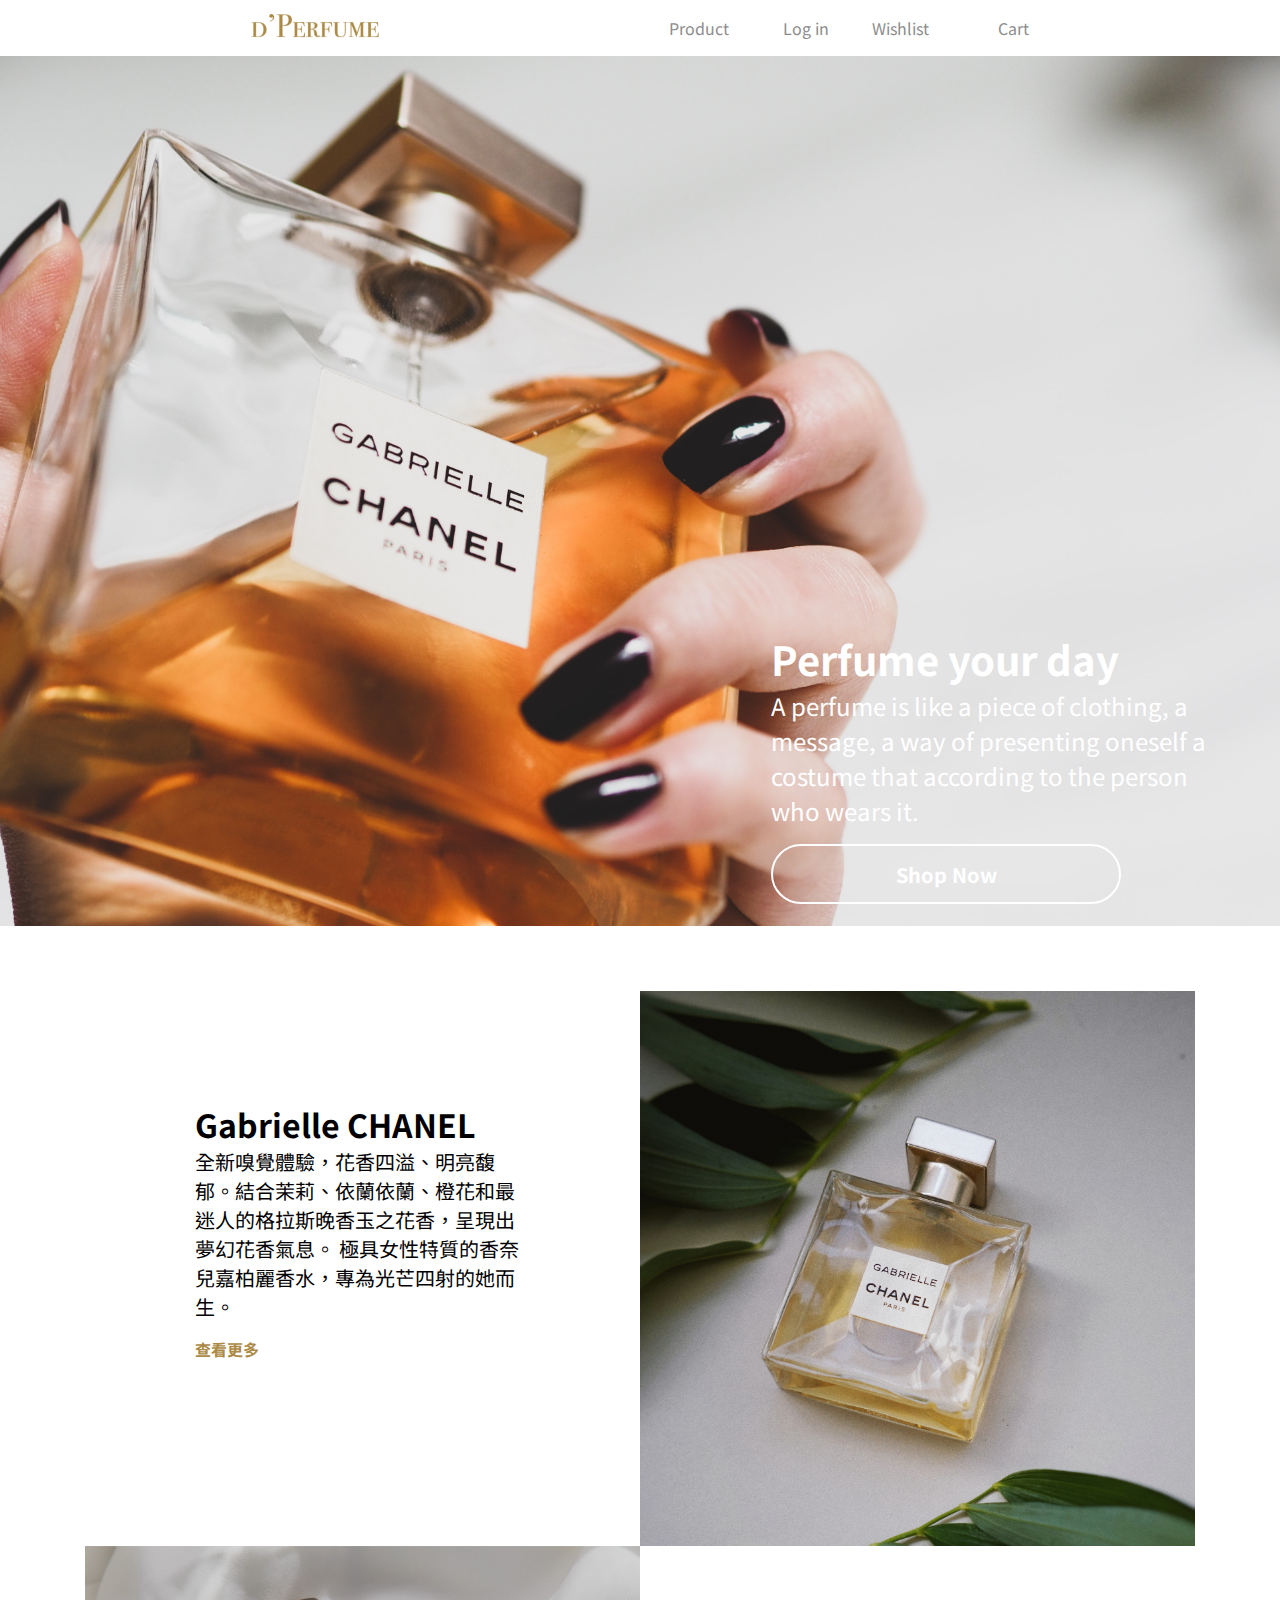
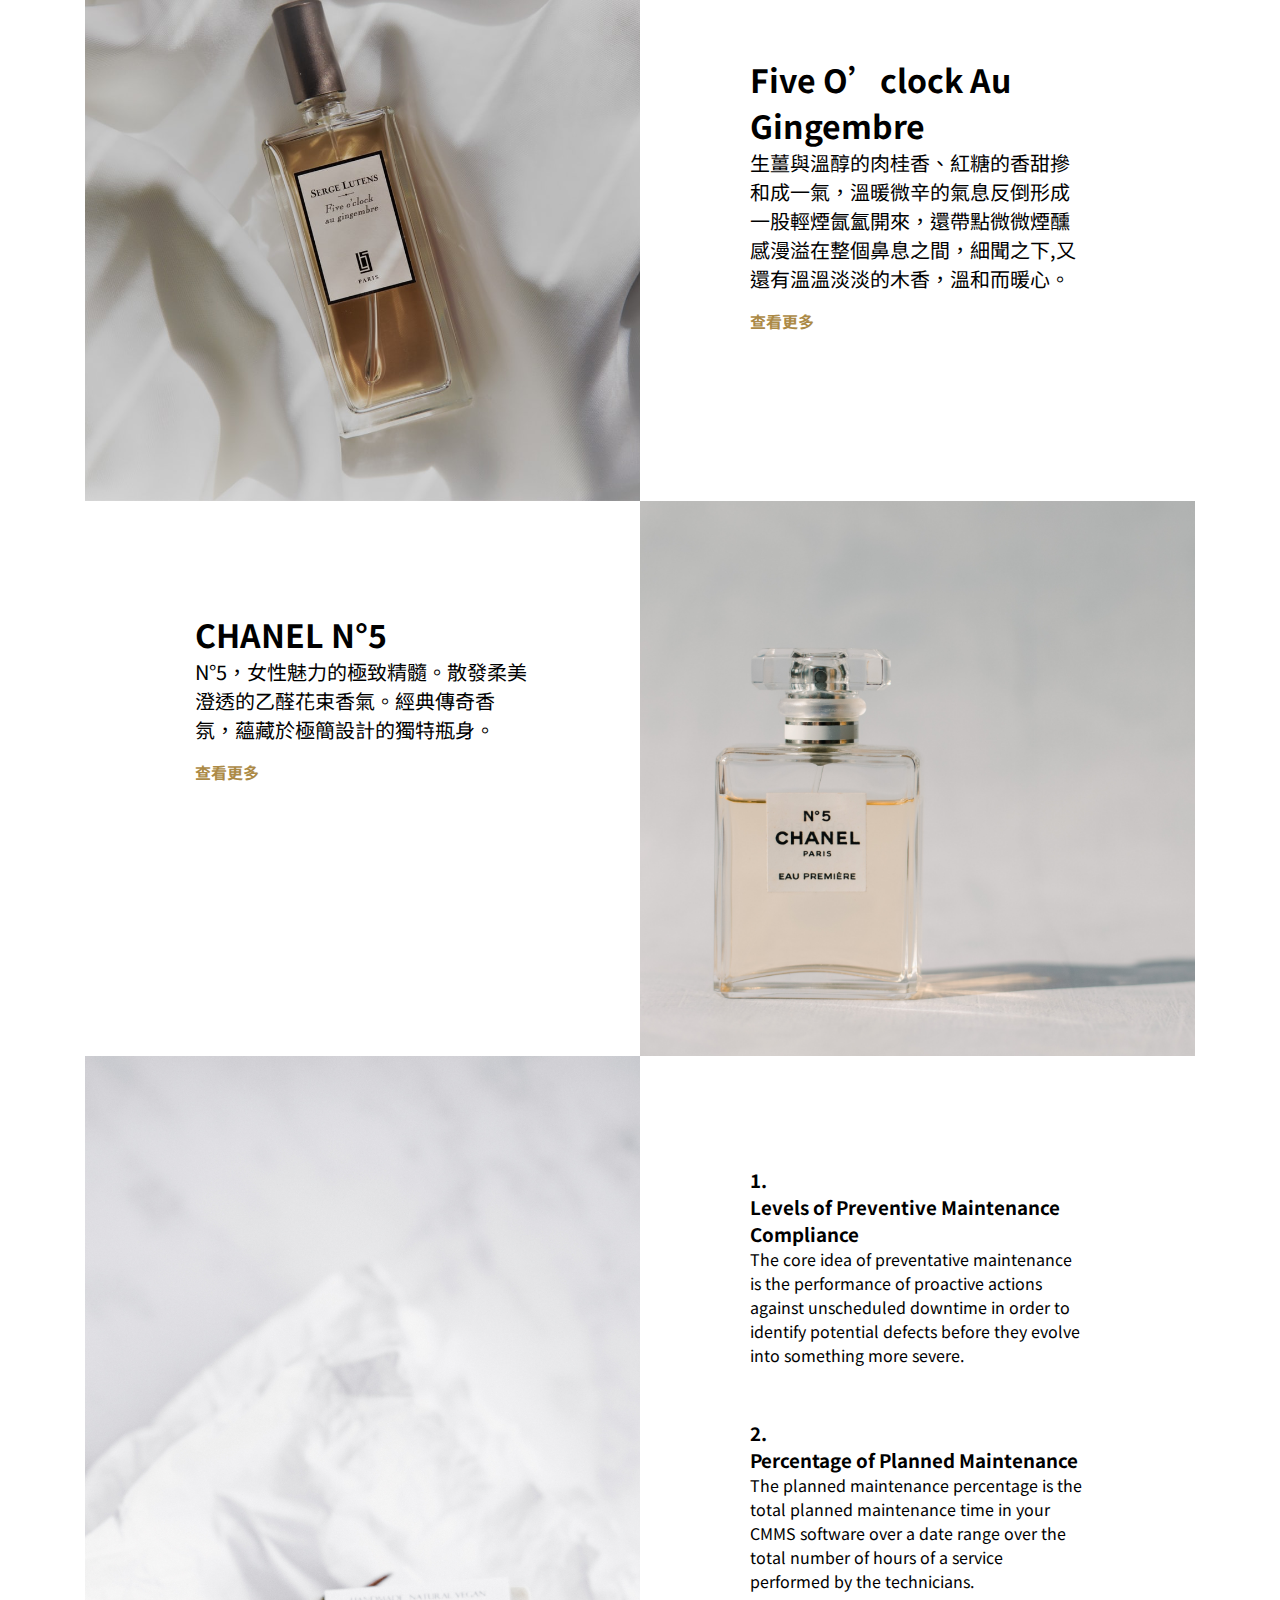
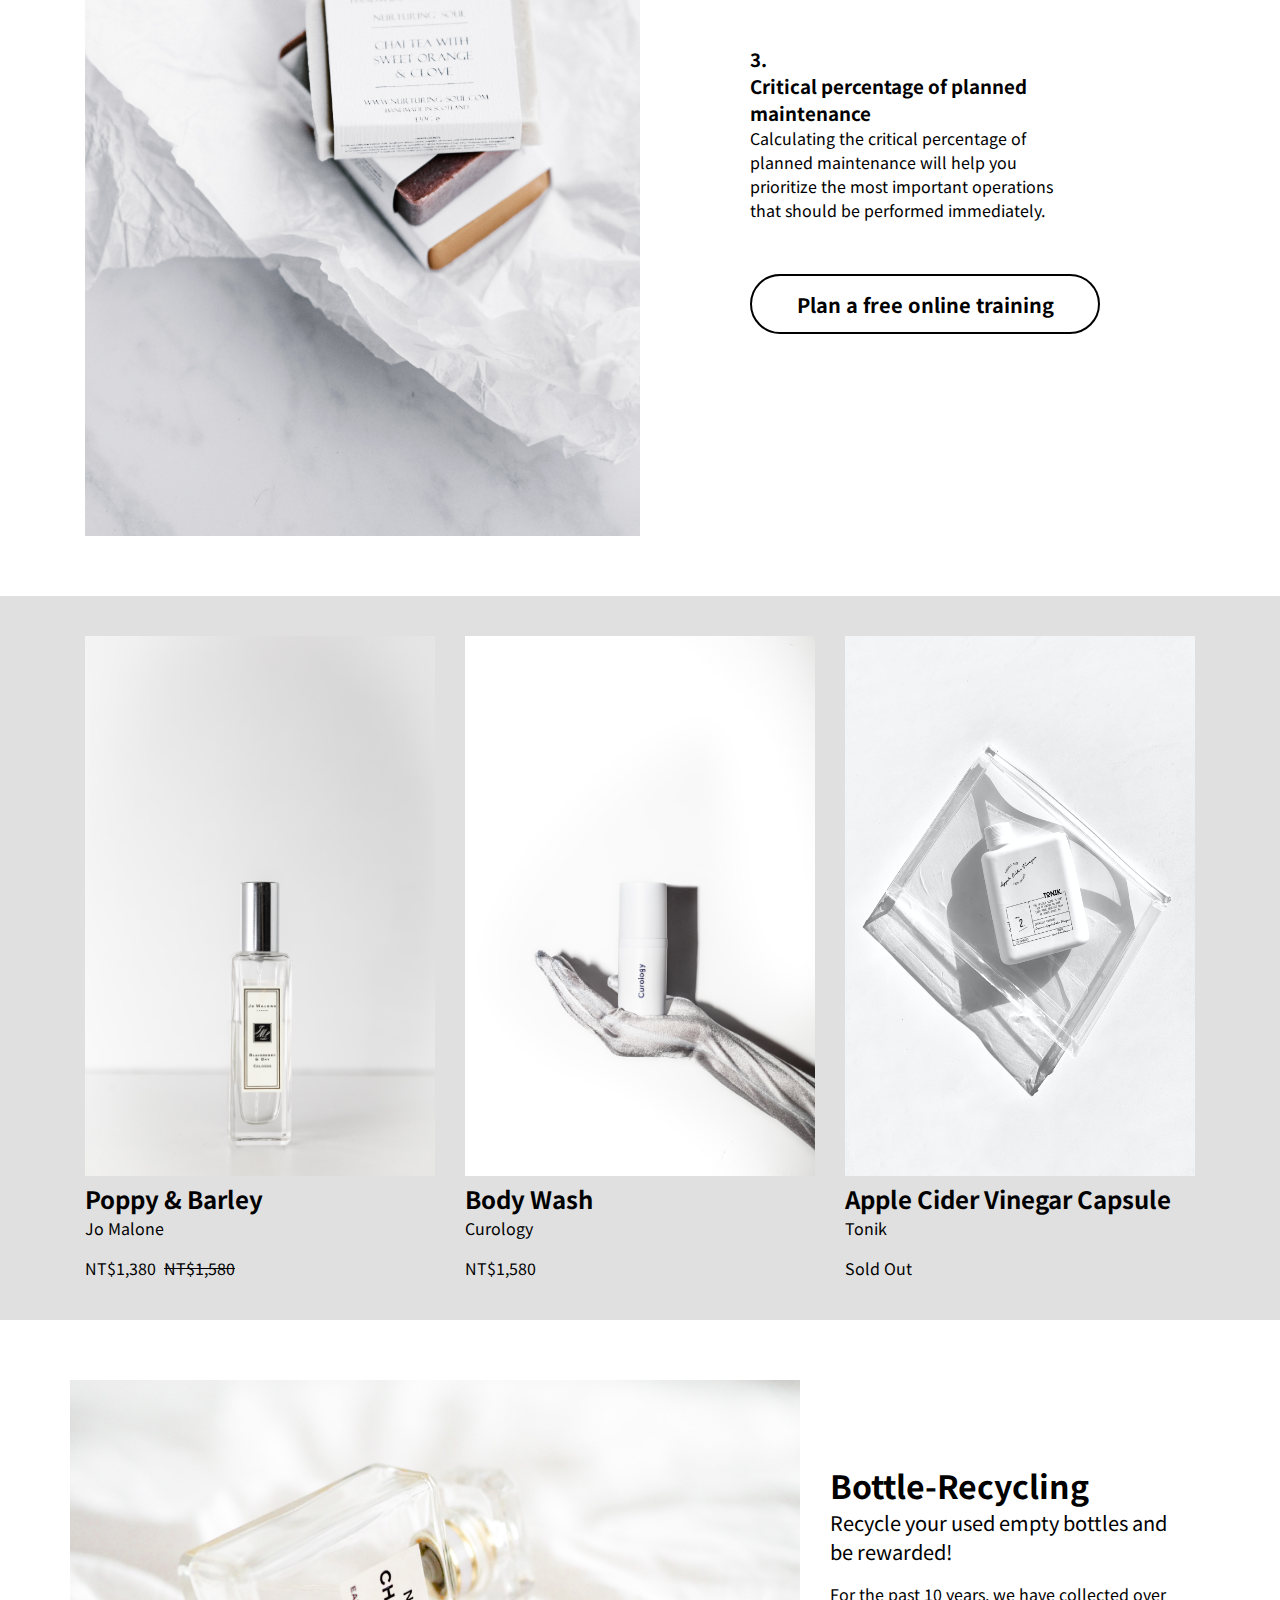
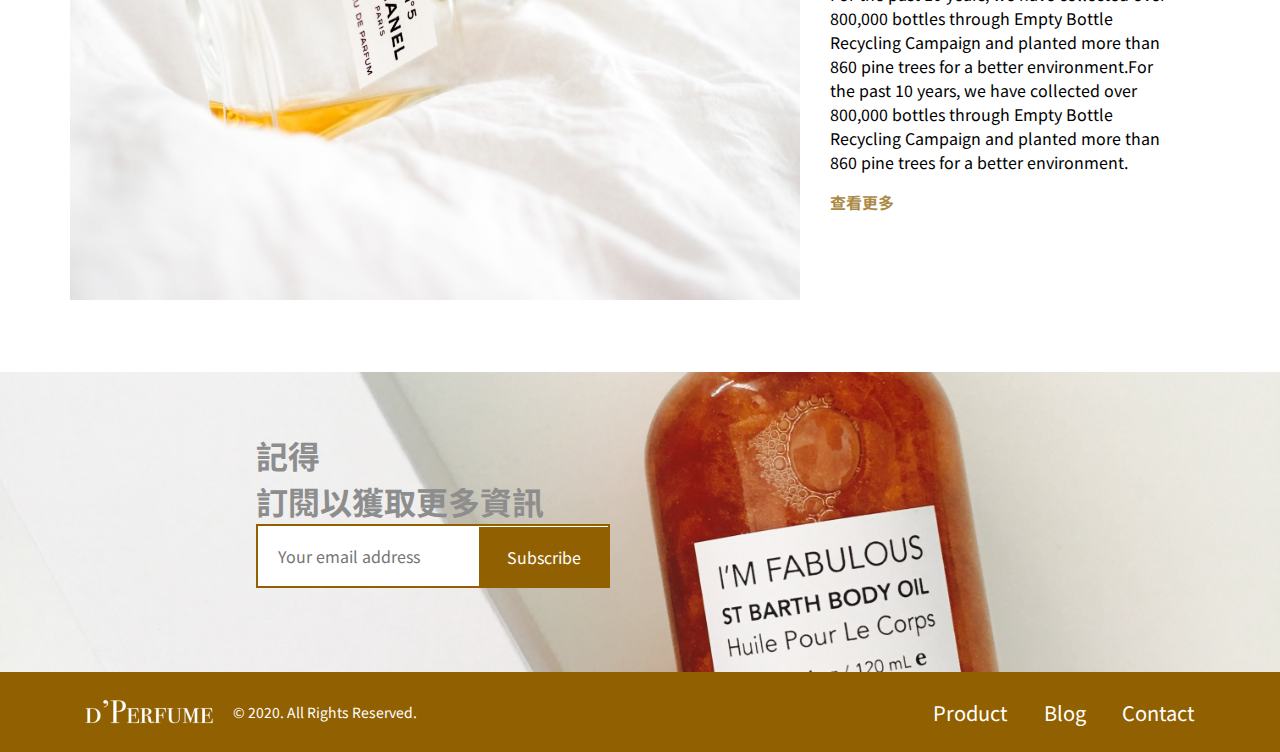
<file: index.html>
<!DOCTYPE html>
<html lang="en">

<head>
  <meta charset="UTF-8">
  <meta
    http-equiv="X-UA-Compatible"
    content="IE=edge"
  >
  <meta
    name="viewport"
    content="width=device-width, initial-scale=1.0"
  >
  <link
    rel='stylesheet'
    href='https://cdnjs.cloudflare.com/ajax/libs/font-awesome/5.9.0/css/all.css'
    integrity='sha512-vZWT27aGmde93huNyIV/K7YsydxaafHLynlJa/4aPy28/R1a/IxewUH4MWo7As5I33hpQ7JS24kwqy/ciIFgvg=='
    crossorigin='anonymous'
  />
  <link
    href="https://fonts.googleapis.com/css2?family=Noto+Sans+TC:wght@300&display=swap"
    rel="stylesheet"
  >
  <link
    rel="stylesheet"
    href="./scss/style.css"
  >
  <title>D'Perfume</title>
</head>

<body>

  <nav class="mobile-nav">
    <a href="https://allenw1991.github.io/D-Perfume/index.html">
      <img
        src="./img/d’Perfume@2x.png"
        alt=""
      ></a>
    <div>
      <i class="fas fa-shopping-cart"></i>
      <label for="switchMenu">
        <i class="fas fa-bars"></i>
      </label>
    </div>

  </nav>
  <div class="desktop-nav">
    <a href="https://allenw1991.github.io/D-Perfume/index.html">
      <img
        src="./img/d’Perfume@2x.png"
        alt=""
      ></a>
    <ul>
      <li> <a href="https://allenw1991.github.io/D-Perfume/product.html"><i class="fas fa-store-alt"></i>Product</a>
      </li>
      <li><a href="https://allenw1991.github.io/D-Perfume/login.html"><i class="fas fa-user"></i></i>Log in</a></li>
      <li><a href="https://allenw1991.github.io/D-Perfume/login.html"><i class="fas fa-heart"></i></i>Wishlist</a></li>
      <li><a href="https://allenw1991.github.io/D-Perfume/login.html"><i class="fas fa-shopping-cart"></i>Cart</a></li>
    </ul>
  </div>
  <input
    type="checkbox"
    id="switchMenu"
  >
  <ul class="insideMenu">
    <li><a href="https://allenw1991.github.io/D-Perfume/product.html">Product</a> </li>
    <li><a href="https://allenw1991.github.io/D-Perfume/login.html">Whishlist</a> </li>
    <li><a href="https://allenw1991.github.io/D-Perfume/login.html">Blog</a> </li>
    <li><a href="https://allenw1991.github.io/D-Perfume/login.html">Contact</a> </li>
    <li><a href="https://allenw1991.github.io/D-Perfume/login.html">Log in</a> </li>
  </ul>
  <div class="main-pic">
    <img
      src="./img/index1.jpg"
      alt=""
    >
    <div class="main-text">
      <h1>Perfume your day</h1>
      <p>A perfume is like a piece of clothing, a message, a way of presenting oneself a costume that according to the
        person who wears it.</p>
      <button> <a href="https://allenw1991.github.io/D-Perfume/product.html"> Shop Now</a></button>

    </div>
  </div>
  <div class="container">
    <div class="productCards">
      <ul>
        <li class="pic-right">
          <img
            src="./img/index2.jpg"
            alt=""
          >
          <div class="productCardsText">
            <h2>Gabrielle CHANEL</h2>
            <p>全新嗅覺體驗，花香四溢、明亮馥郁。結合茉莉、依蘭依蘭、橙花和最迷人的格拉斯晚香玉之花香，呈現出夢幻花香氣息。 極具女性特質的香奈兒嘉柏麗香水，專為光芒四射的她而生。</p>
            <span class="more"><a href="https://allenw1991.github.io/D-Perfume/product.html"> 查看更多</a></span>
          </div>
        </li>
        <li class="pic-left">
          <img
            src="./img/index3.png"
            alt=""
          >
          <div class="productCardsText">
            <h2>Five O’clock Au Gingembre</h2>
            <p>生薑與溫醇的肉桂香、紅糖的香甜摻和成一氣，溫暖微辛的氣息反倒形成一股輕煙氤氳開來，還帶點微微煙醺感漫溢在整個鼻息之間，細聞之下,又還有溫溫淡淡的木香，溫和而暖心。</p>
            <span class="more"><a href="https://allenw1991.github.io/D-Perfume/product.html"> 查看更多</a></span>
          </div>
        </li>
        <li class="pic-right">
          <img
            src="./img/index4.jpg"
            alt=""
          >
          <div class="productCardsText">
            <h2>CHANEL N°5</h2>
            <p>N°5，女性魅力的極致精髓。散發柔美澄透的乙醛花束香氣。經典傳奇香氛，蘊藏於極簡設計的獨特瓶身。</p>
            <span class="more"><a href="https://allenw1991.github.io/D-Perfume/product.html"> 查看更多</a></span>
          </div>
        </li>
      </ul>
      <div class="productDetail ">
        <img
          src="./img/index5.jpg"
          alt=""
        >
        <div class="productDetailText">
          <ul>
            <li>
              <h3>1. <br>Levels of Preventive Maintenance Compliance
              </h3>
              <p>The core idea of preventative maintenance is the performance of proactive actions against unscheduled
                downtime in order to identify potential defects before they evolve into something more severe.</p>
            </li>
            <li>
              <h3>
                2. <br> Percentage of Planned Maintenance
              </h3>
              <p>The planned maintenance percentage is the total planned maintenance time in your CMMS software over a
                date range over the total number of hours of a service performed by the technicians.</p>
            </li>
            <li>
              <h3>3. <br> Critical percentage of planned maintenance</h3>
              <p>Calculating the critical percentage of planned maintenance will help you prioritize the most important
                operations that should be performed immediately.</p>
            </li>
          </ul>
          <button><a href="https://allenw1991.github.io/D-Perfume/login.html"> Plan a free online training</a></button>
        </div>
      </div>
    </div>
  </div>
  <div class="productList">
    <ul>
      <li><img
          src="./img/index6.jpg"
          alt=""
        >
        <h3>Poppy & Barley</h3>
        <span>Jo Malone</span>
        <div class="productPrice">
          <span>NT$1,380</span><span class="product-sale">NT$1,580</span>
        </div>
      </li>
      <li><img
          src="./img/index7.jpg"
          alt=""
        >
        <h3>Body Wash</h3>
        <span>Curology</span>
        <div class="productPrice">
          <span>NT$1,580</span>
        </div>
      </li>
      <li class="sold-out-product">
        <span class="sold-out">Sold Out</span>
        <img
          src="./img/index8.jpg"
          alt=""
        >
        <h3>Apple Cider Vinegar Capsule</h3>
        <span>Tonik</span>
        <div class="productPrice">
          <span>Sold Out</span>
        </div>
      </li>
    </ul>
  </div>
  <div class="recycleState">
    <img
      src="./img/index9.jpg"
      alt=""
    >
    <div class="recycleStateText">
      <h2>Bottle-Recycling</h2>
      <p>Recycle your used empty bottles and be rewarded!</p>
      <span>For the past 10 years, we have collected over 800,000 bottles through Empty Bottle Recycling Campaign and
        planted more than 860 pine trees for a better environment.For the past 10 years, we have collected over
        800,000 bottles through Empty Bottle Recycling Campaign and planted more than 860 pine trees for a better
        environment.</span>
      <span class="more"><a href="https://allenw1991.github.io/D-Perfume/product.html"> 查看更多</a></span>
    </div>
  </div>
  <footer class="mobile-footer">
    <div class="subscribe">
      <img
        src="./img/index10.jpg"
        alt=""
      >
      <div class="subscribeText">
        <p>記得<br>訂閱以獲取更多資訊</p>
        <input
          type="text"
          placeholder="Your email address"
        >
        <span>Subscribe</span>
      </div>
    </div>
    <div class="mobile-copyRight">
      <img
        src="./img/d’Perfumewhite@2x.png"
        alt=""
      >
      <span>© 2021. All Rights Reserved.</span>
    </div>






  </footer>
  <footer class="desktop-footer">
    <div class="subscribe">
      <img
        src="./img/index10.jpg"
        alt=""
      >
      <div class="subscribeText">
        <p>記得<br>訂閱以獲取更多資訊</p>
        <input
          type="text"
          placeholder="Your email address"
        >
        <a href="https://allenw1991.github.io/D-Perfume/login.html">Subscribe</a>
      </div>
    </div>


    <div class="desktop-copyright">
      <div class="copyright-container">
        <div class="copyright-left">
          <img
            src="./img/d’Perfumewhite@2x.png"
            alt=""
          >
          <span>© 2020. All Rights Reserved.</span>
        </div>
        <div class="copyright-right">
          <ul>
            <li><a href="https://allenw1991.github.io/D-Perfume/product.html">Product</a></li>
            <li><a href="https://allenw1991.github.io/D-Perfume/product.html">Blog</a></li>
            <li><a href="https://allenw1991.github.io/D-Perfume/login.html">Contact</a></li>
          </ul>
        </div>

      </div>
    </div>
  </footer>
</body>

</html>
</file>
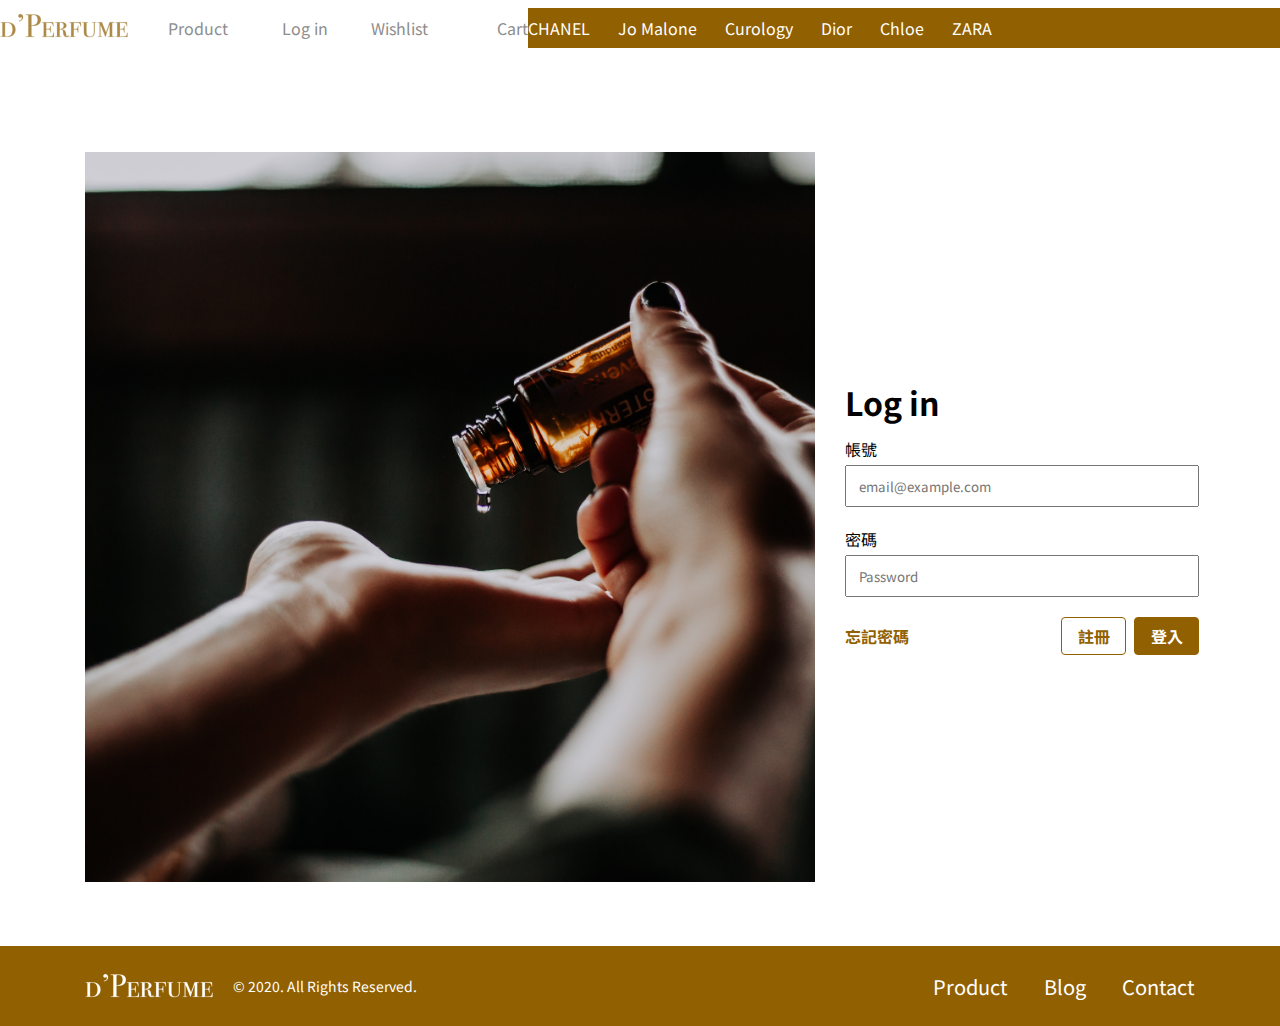
<file: login.html>
<!DOCTYPE html>
<html lang="en">

<head>
  <meta charset="UTF-8">
  <meta
    http-equiv="X-UA-Compatible"
    content="IE=edge"
  >
  <meta
    name="viewport"
    content="width=device-width, initial-scale=1.0"
  >
  <link
    rel='stylesheet'
    href='https://cdnjs.cloudflare.com/ajax/libs/font-awesome/5.9.0/css/all.css'
    integrity='sha512-vZWT27aGmde93huNyIV/K7YsydxaafHLynlJa/4aPy28/R1a/IxewUH4MWo7As5I33hpQ7JS24kwqy/ciIFgvg=='
    crossorigin='anonymous'
  />
  <link
    href="https://fonts.googleapis.com/css2?family=Noto+Sans+TC:wght@300&display=swap"
    rel="stylesheet"
  >
  <link
    rel="stylesheet"
    href="./scss/style.css"
  >
  <title>Log in</title>
</head>

<body>

  <nav class="mobile-nav">
    <a href="https://allenw1991.github.io/D-Perfume/index.html">
      <img
        src="./img/d’Perfume@2x.png"
        alt=""
      ></a>
    <i class="fas fa-shopping-cart"></i>
    <label for="switchMenu">
      <i class="fas fa-bars"></i>
    </label>

  </nav>
  <div class="desktop-nav">
    <a href="https://allenw1991.github.io/D-Perfume/index.html">
      <img
        src="./img/d’Perfume@2x.png"
        alt=""
      ></a>
    <ul>
      <li> <a href="https://allenw1991.github.io/D-Perfume/product.html"><i class="fas fa-store-alt"></i>Product</a>
      </li>
      <li><a href="https://allenw1991.github.io/D-Perfume/login.html"><i class="fas fa-user"></i></i>Log in</a></li>
      <li><a href="https://allenw1991.github.io/D-Perfume/login.html"><i class="fas fa-heart"></i></i>Wishlist</a></li>
      <li><a href="https://allenw1991.github.io/D-Perfume/login.html"><i class="fas fa-shopping-cart"></i>Cart</a></li>
    </ul>

    <div class="banner">
      <div class="brand">
        <span><a href="https://www.chanel.com/tw/fragrance/"> CHANEL</a></span>
        <span><a href="https://www.jomalone.com.tw/ch-tw/products/3551/fragrances/colognes"> Jo Malone</a></span>
        <span><a href="https://curology.com/"> Curology</a></span>
        <span><a href="https://www.dior.com/zh_tw/%E9%A6%99%E6%B0%9B/%E9%A6%99%E6%B0%9B%E6%96%B0%E5%93%81">
            Dior</a></span>
        <span><a href="https://www.chloe.com/us/chloe/shop-online/women/fragrances"> Chloe</a></span>
        <span><a href="https://www.zara.com/uk/en/woman-beauty-perfumes-l1415.html"> ZARA</a></span>
      </div>
    </div>
  </div>
  <input
    type="checkbox"
    id="switchMenu"
  >
  <ul class="insideMenu">
    <li><a href="https://allenw1991.github.io/D-Perfume/product.html">Product</a> </li>
    <li><a href="https://allenw1991.github.io/D-Perfume/login.html">Whishlist</a> </li>
    <li><a href="https://allenw1991.github.io/D-Perfume/login.html">Blog</a> </li>
    <li><a href="https://allenw1991.github.io/D-Perfume/login.html">Contact</a> </li>
    <li><a href="https://allenw1991.github.io/D-Perfume/login.html">Log in</a> </li>
  </ul>

  <div class="container">
    <div class="log-in">
      <img
        src="./img/login1.jpg"
        alt=""
      >
      <div class="log-info">
        <h1>Log in</h1>
        <span>帳號</span>
        <input
          type="text"
          placeholder="email@example.com"
        >
        <span>密碼</span>
        <input
          type="password"
          placeholder="Password"
        >

        <div class="log-in-buttons">
          <span><a href="#">忘記密碼</a></span>
          <div class="log-in-button">
            <span><a href="#">註冊</a></span>
            <span><a href="https://allenw1991.github.io/D-Perfume/member.html">登入</a></span>
          </div>
        </div>
      </div>
    </div>
  </div>


  <footer class="mobile-footer">
    <div class="mobile-copyRight">
      <img
        src="./img/d’Perfumewhite@2x.png"
        alt=""
      >
      <span>© 2021. All Rights Reserved.</span>
    </div>
  </footer>


  <footer class="desktop-footer">

    <div class="desktop-copyright">
      <div class="copyright-container">
        <div class="copyright-left">
          <img
            src="./img/d’Perfumewhite@2x.png"
            alt=""
          >
          <span>© 2020. All Rights Reserved.</span>
        </div>
        <div class="copyright-right">
          <ul>
            <li><a href="https://allenw1991.github.io/D-Perfume/product.html">Product</a></li>
            <li><a href="https://allenw1991.github.io/D-Perfume/login.html">Blog</a></li>
            <li><a href="https://allenw1991.github.io/D-Perfume/login.html">Contact</a></li>
          </ul>
        </div>

      </div>
    </div>
  </footer>
</body>

</html>
</file>
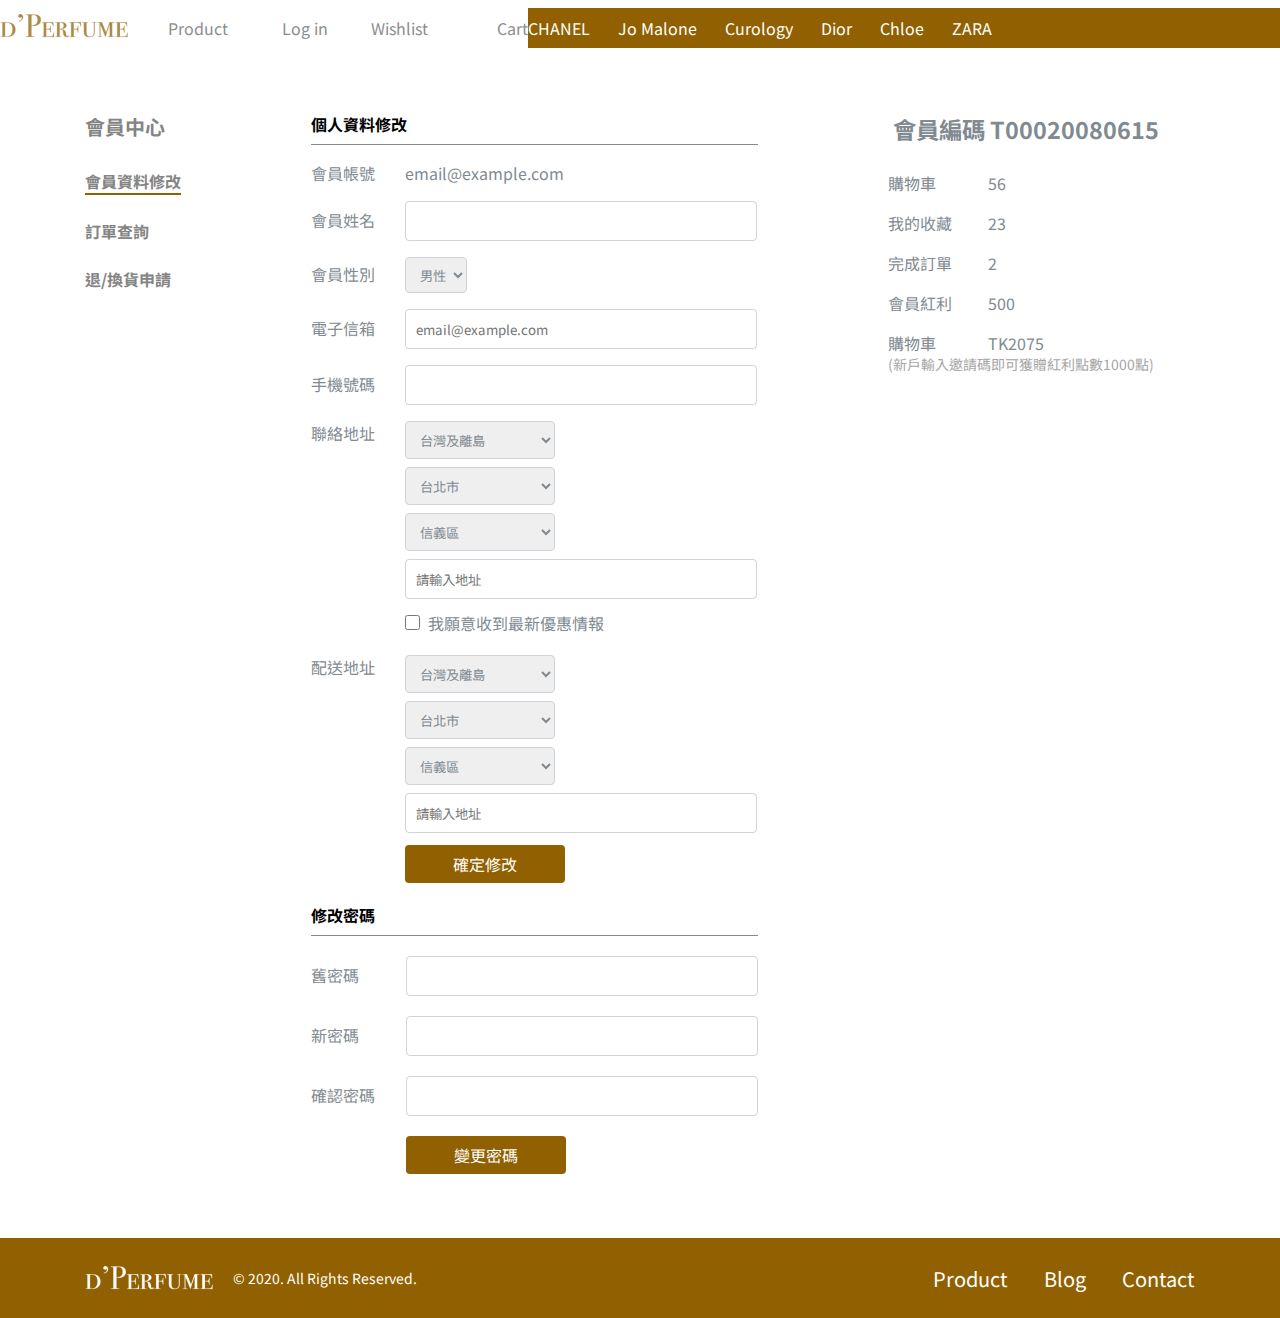
<file: member.html>
<!DOCTYPE html>
<html lang="en">

<head>
  <meta charset="UTF-8">
  <meta
    http-equiv="X-UA-Compatible"
    content="IE=edge"
  >
  <meta
    name="viewport"
    content="width=device-width, initial-scale=1.0"
  >
  <link
    rel='stylesheet'
    href='https://cdnjs.cloudflare.com/ajax/libs/font-awesome/5.9.0/css/all.css'
    integrity='sha512-vZWT27aGmde93huNyIV/K7YsydxaafHLynlJa/4aPy28/R1a/IxewUH4MWo7As5I33hpQ7JS24kwqy/ciIFgvg=='
    crossorigin='anonymous'
  />
  <link
    href="https://fonts.googleapis.com/css2?family=Noto+Sans+TC:wght@300&display=swap"
    rel="stylesheet"
  >
  <link
    rel="stylesheet"
    href="./scss/style.css"
  >
  <title>D'Perfume Member</title>
</head>

<body>

  <nav class="mobile-nav">
    <a href="https://allenw1991.github.io/D-Perfume/index.html">
      <img
        src="./img/d’Perfume@2x.png"
        alt=""
      ></a>
    <i class="fas fa-shopping-cart"></i>
    <label for="switchMenu">
      <i class="fas fa-bars"></i>
    </label>

  </nav>
  <div class="desktop-nav">
    <a href="https://allenw1991.github.io/D-Perfume/index.html">
      <img
        src="./img/d’Perfume@2x.png"
        alt=""
      ></a>
    <ul>
      <li> <a href="https://allenw1991.github.io/D-Perfume/product.html"><i class="fas fa-store-alt"></i>Product</a>
      </li>
      <li><a href="https://allenw1991.github.io/D-Perfume/login.html"><i class="fas fa-user"></i></i>Log in</a></li>
      <li><a href="https://allenw1991.github.io/D-Perfume/login.html"><i class="fas fa-heart"></i></i>Wishlist</a></li>
      <li><a href="https://allenw1991.github.io/D-Perfume/login.html"><i class="fas fa-shopping-cart"></i>Cart</a></li>
    </ul>

    <div class="banner">
      <div class="brand">
        <span><a href="https://www.chanel.com/tw/fragrance/"> CHANEL</a></span>
        <span><a href="https://www.jomalone.com.tw/ch-tw/products/3551/fragrances/colognes"> Jo Malone</a></span>
        <span><a href="https://curology.com/"> Curology</a></span>
        <span><a href="https://www.dior.com/zh_tw/%E9%A6%99%E6%B0%9B/%E9%A6%99%E6%B0%9B%E6%96%B0%E5%93%81">
            Dior</a></span>
        <span><a href="https://www.chloe.com/us/chloe/shop-online/women/fragrances"> Chloe</a></span>
        <span><a href="https://www.zara.com/uk/en/woman-beauty-perfumes-l1415.html"> ZARA</a></span>
      </div>
    </div>
  </div>
  <input
    type="checkbox"
    id="switchMenu"
  >
  <ul class="insideMenu">
    <li><a href="https://allenw1991.github.io/D-Perfume/product.html">Product</a> </li>
    <li><a href="https://allenw1991.github.io/D-Perfume/login.html">Whishlist</a> </li>
    <li><a href="https://allenw1991.github.io/D-Perfume/login.html">Blog</a> </li>
    <li><a href="https://allenw1991.github.io/D-Perfume/login.html">Contact</a> </li>
    <li><a href="https://allenw1991.github.io/D-Perfume/login.html">Log in</a> </li>
  </ul>

  <div class="container">
    <div class="memberCenter">
      <div class="sidebar">
        <h1>會員中心</h1>
        <ul>
          <li>會員資料修改</li>
          <li>訂單查詢</li>
          <li>退/換貨申請</li>
        </ul>
      </div>
      <div class="mobile-memberShow">
        <div class="mobile-member">
          <div class="member">
            <div class="memberInfo">
              <h2>個人資料修改</h2>
              <ul>
                <li>會員帳號<span>email@example.com</span></li>
                <li>會員姓名<input type="text"></li>
                <li>會員性別<select
                    name=""
                    id=""
                  >
                    <option value="">男性</option>
                    <option value="">女性</option>
                  </select></li>
                <li>電子信箱<input
                    type="text"
                    placeholder="email@example.com"
                  ></li>
                <li>手機號碼<input type="text"></li>
                <li class="memberAddr">
                  <span>聯絡地址</span>
                  <div class="memAddrInfo ">
                    <select
                      name=""
                      id=""
                    >
                      <option value="">台灣及離島</option>
                      <option value="">國外</option>
                    </select>
                    <select
                      name=""
                      id=""
                    >
                      <option value="">台北市</option>
                      <option value="">新北市</option>
                      <option value="">桃園縣</option>
                      <option value="">新竹縣</option>
                      <option value="">新竹市</option>
                    </select>
                    <select
                      name=""
                      id=""
                    >
                      <option value="">信義區</option>
                      <option value="">中正區</option>
                      <option value="">大安區</option>
                      <option value="">萬華區</option>
                    </select>
                    <input
                      type="text"
                      placeholder="請輸入地址"
                    >
                    <span><input type="checkbox">我願意收到最新優惠情報</span>
                  </div>
                </li>
                <li class="memberAddr">
                  <span>配送地址</span>
                  <div class="memAddrInfo ">
                    <select
                      name=""
                      id=""
                    >
                      <option value="">台灣及離島</option>
                      <option value="">外籍</option>
                    </select>
                    <select
                      name=""
                      id=""
                    >
                      <option value="">台北市</option>
                      <option value="">新北市</option>
                      <option value="">桃園縣</option>
                      <option value="">新竹縣</option>
                      <option value="">新竹市</option>
                    </select>
                    <select
                      name=""
                      id=""
                    >
                      <option value="">信義區</option>
                      <option value="">中正區</option>
                      <option value="">大安區</option>
                      <option value="">萬華區</option>
                    </select>
                    <input
                      type="text"
                      placeholder="請輸入地址"
                    >
                    <span class="confirmMod">確定修改</span>
                  </div>
                </li>
              </ul>
            </div>
            <div class="memberPD">
              <h2>
                修改密碼
              </h2>
              <ul>
                <li>舊密碼<input type="password"></li>
                <li>新密碼<input type="password"></li>
                <li>確認密碼<input type="password"></li>
              </ul>
              <span>
                變更密碼
              </span>
            </div>
          </div>
          <div class="order">

          </div>
          <div class="returnApply">
          </div>
        </div>
        <div class="memberNumber">
          <div class="memberNumberInfo">
            <i class="fas fa-user"></i>
            <h3>
              會員編碼 T00020080615
            </h3>
          </div>
          <ul>
            <li>購物車 <span>56</span></li>
            <li>我的收藏 <span>23</span></li>
            <li>完成訂單 <span>2</span></li>
            <li>會員紅利 <span>500</span></li>
            <li>購物車 <span>TK2075</span></li>
            <span class="bonus">(新戶輸入邀請碼即可獲贈紅利點數1000點)</span>
          </ul>
        </div>
      </div>
    </div>
  </div>
  <footer class="mobile-footer">

    <div class="mobile-copyRight">
      <img
        src="./img/d’Perfumewhite@2x.png"
        alt=""
      >
      <span>© 2021. All Rights Reserved.</span>
    </div>






  </footer>
  <footer class="desktop-footer">

    <div class="desktop-copyright">
      <div class="copyright-container">
        <div class="copyright-left">
          <img
            src="./img/d’Perfumewhite@2x.png"
            alt=""
          >
          <span>© 2020. All Rights Reserved.</span>
        </div>
        <div class="copyright-right">
          <ul>
            <li><a href="https://allenw1991.github.io/D-Perfume/product.html">Product</a></li>
            <li><a href="https://allenw1991.github.io/D-Perfume/login.html">Blog</a></li>
            <li><a href="https://allenw1991.github.io/D-Perfume/login.html">Contact</a></li>
          </ul>
        </div>

      </div>
    </div>
  </footer>
</body>

</html>
</file>
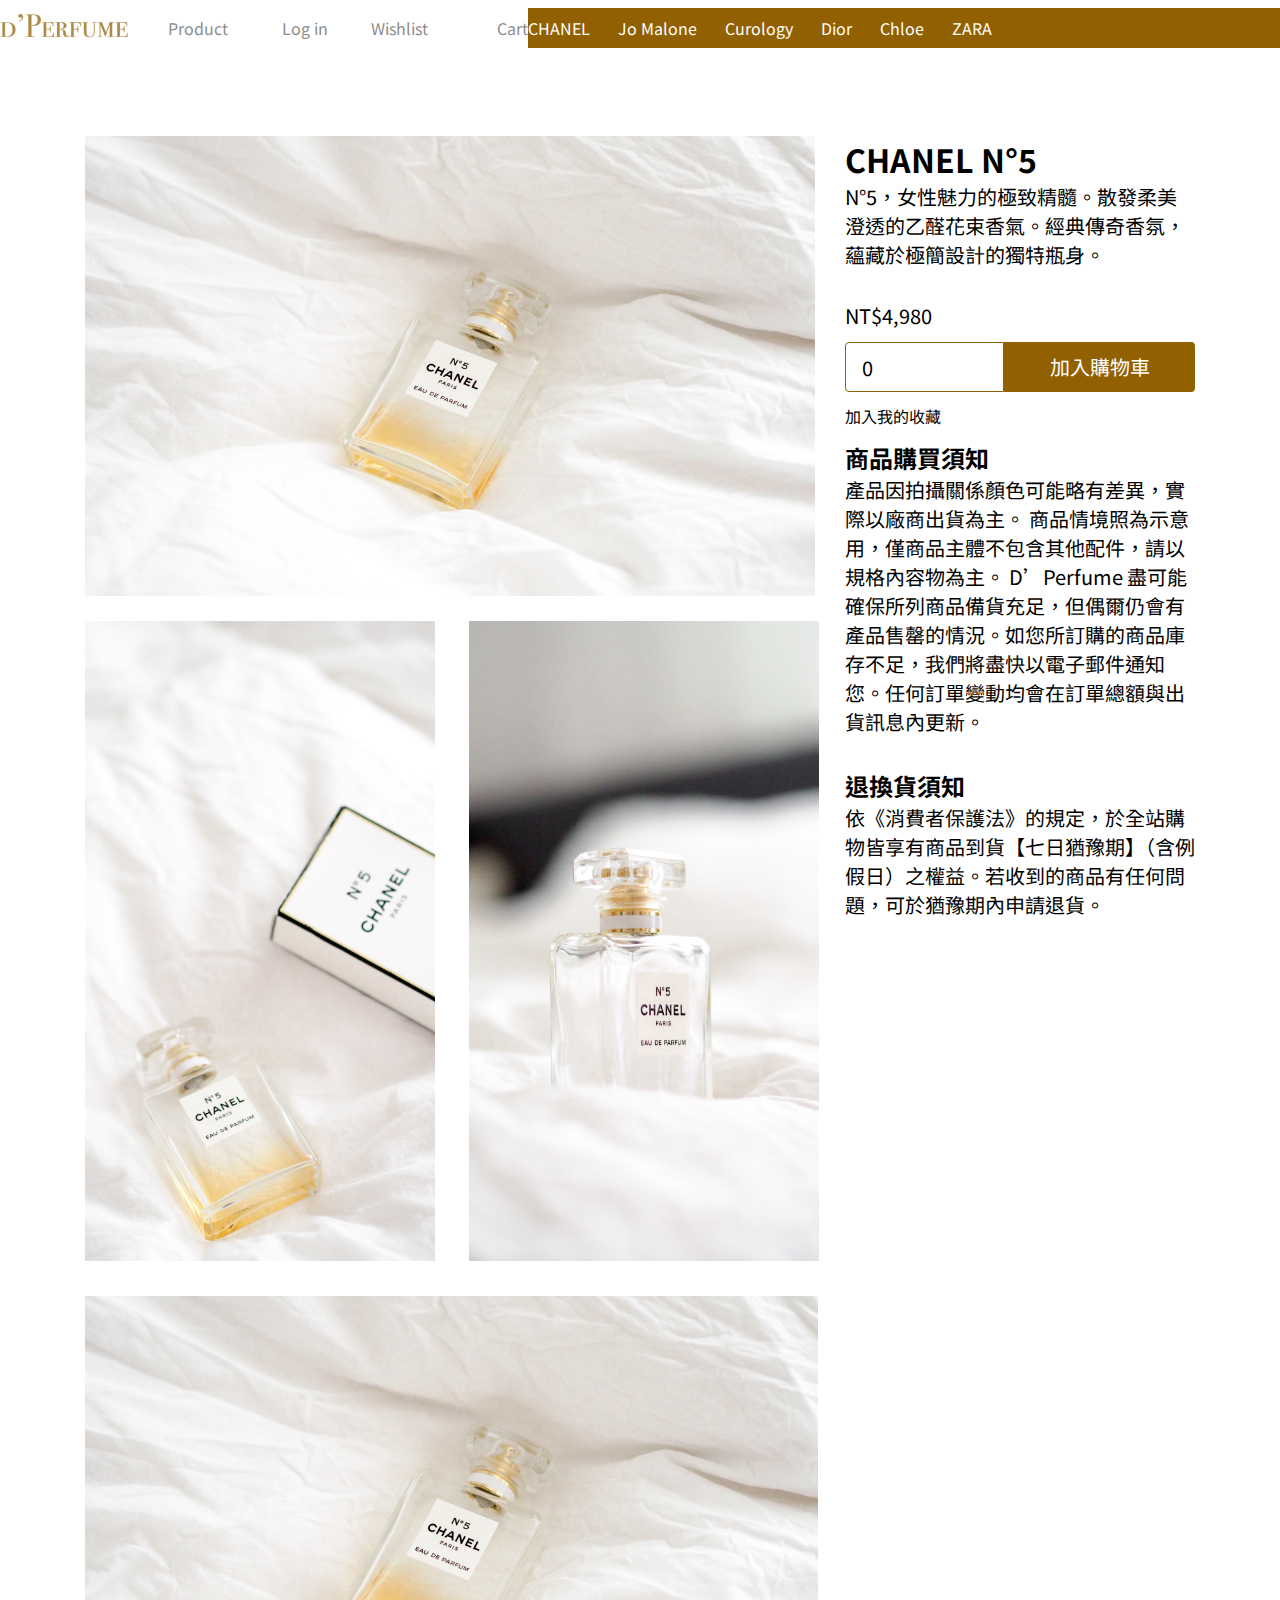
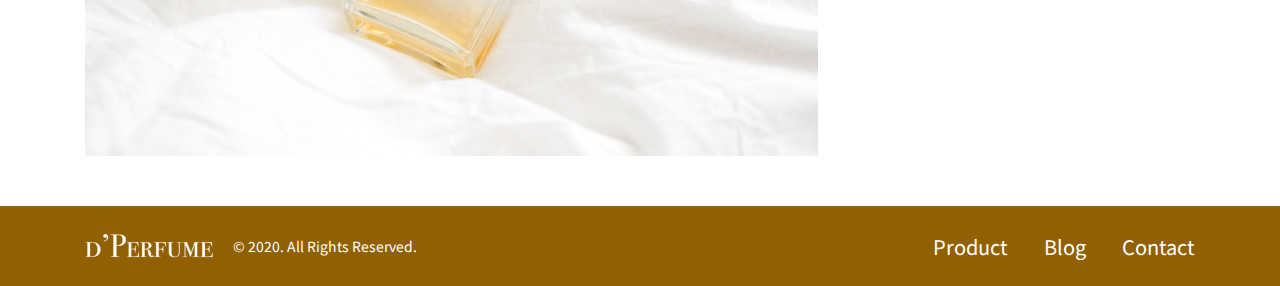
<file: product2.html>
<!DOCTYPE html>
<html lang="en">

<head>
  <meta charset="UTF-8">
  <meta
    http-equiv="X-UA-Compatible"
    content="IE=edge"
  >
  <meta
    name="viewport"
    content="width=device-width, initial-scale=1.0"
  >
  <link
    rel='stylesheet'
    href='https://cdnjs.cloudflare.com/ajax/libs/font-awesome/5.9.0/css/all.css'
    integrity='sha512-vZWT27aGmde93huNyIV/K7YsydxaafHLynlJa/4aPy28/R1a/IxewUH4MWo7As5I33hpQ7JS24kwqy/ciIFgvg=='
    crossorigin='anonymous'
  />
  <link
    href="https://fonts.googleapis.com/css2?family=Noto+Sans+TC:wght@300&display=swap"
    rel="stylesheet"
  >
  <link
    rel="stylesheet"
    href="./scss/style.css"
  >
  <script
    src='https://cdnjs.cloudflare.com/ajax/libs/jquery/3.6.0/jquery.js'
    integrity='sha512-n/4gHW3atM3QqRcbCn6ewmpxcLAHGaDjpEBu4xZd47N0W2oQ+6q7oc3PXstrJYXcbNU1OHdQ1T7pAP+gi5Yu8g=='
    crossorigin='anonymous'
  ></script>
  <script src="./index.js"></script>
  <title>D'Perfume Product2</title>
</head>

<body>

  <nav class="mobile-nav">
    <a href="https://allenw1991.github.io/D-Perfume/index.html">
      <img
        src="./img/d’Perfume@2x.png"
        alt=""
      ></a>
    <i class="fas fa-shopping-cart"></i>
    <label for="switchMenu">
      <i class="fas fa-bars"></i>
    </label>

  </nav>
  <div class="desktop-nav">
    <a href="https://allenw1991.github.io/D-Perfume/index.html">
      <img
        src="./img/d’Perfume@2x.png"
        alt=""
      ></a>
    <ul>
      <li> <a href="https://allenw1991.github.io/D-Perfume/product.html"><i class="fas fa-store-alt"></i>Product</a>
      </li>
      <li><a href="https://allenw1991.github.io/D-Perfume/login.html"><i class="fas fa-user"></i></i>Log in</a></li>
      <li><a href="https://allenw1991.github.io/D-Perfume/login.html"><i class="fas fa-heart"></i></i>Wishlist</a></li>
      <li><a href="https://allenw1991.github.io/D-Perfume/login.html"><i class="fas fa-shopping-cart"></i>Cart</a></li>
    </ul>

    <div class="banner">
      <div class="brand">
        <span><a href="https://www.chanel.com/tw/fragrance/"> CHANEL</a></span>
        <span><a href="https://www.jomalone.com.tw/ch-tw/products/3551/fragrances/colognes"> Jo Malone</a></span>
        <span><a href="https://curology.com/"> Curology</a></span>
        <span><a href="https://www.dior.com/zh_tw/%E9%A6%99%E6%B0%9B/%E9%A6%99%E6%B0%9B%E6%96%B0%E5%93%81">
            Dior</a></span>
        <span><a href="https://www.chloe.com/us/chloe/shop-online/women/fragrances"> Chloe</a></span>
        <span><a href="https://www.zara.com/uk/en/woman-beauty-perfumes-l1415.html"> ZARA</a></span>
      </div>
    </div>
  </div>
  <input
    type="checkbox"
    id="switchMenu"
  >
  <ul class="insideMenu">
    <li><a href="https://allenw1991.github.io/D-Perfume/product.html">Product</a> </li>
    <li><a href="https://allenw1991.github.io/D-Perfume/login.html">Whishlist</a> </li>
    <li><a href="https://allenw1991.github.io/D-Perfume/login.html">Blog</a> </li>
    <li><a href="https://allenw1991.github.io/D-Perfume/login.html">Contact</a> </li>
    <li><a href="https://allenw1991.github.io/D-Perfume/login.html">Log in</a> </li>
  </ul>

  <div class="container">
    <div class="product-info">
      <img
        src="./img/product1.jpg"
        alt=""
      >

      <div class="product-info-text">
        <h1>CHANEL N°5</h1>
        <p>N°5，女性魅力的極致精髓。散發柔美澄透的乙醛花束香氣。經典傳奇香氛，蘊藏於極簡設計的獨特瓶身。</p>
        <span>NT$4,980</span>

        <div class="input-number">
          <input
            type="number"
            id="product-number"
            value=0
          >
          <i
            class="fas fa-sort-up"
            id="addNumber"
          ></i>
          <i
            class="fas fa-sort-down"
            id="reduceNumber"
          ></i>
          <span id="addCart"><a href="https://allenw1991.github.io/D-Perfume/login.html">加入購物車</a></span>
        </div>

        <i class="fas fa-heart"></i>
        <span class="add-fav">加入我的收藏</span>
        <div class="purchase-notice">
          <h2>商品購買須知</h2>
          <p>產品因拍攝關係顏色可能略有差異，實際以廠商出貨為主。 商品情境照為示意用，僅商品主體不包含其他配件，請以規格內容物為主。 D’Perfume
            盡可能確保所列商品備貨充足，但偶爾仍會有產品售罄的情況。如您所訂購的商品庫存不足，我們將盡快以電子郵件通知您。任何訂單變動均會在訂單總額與出貨訊息內更新。</p>
          <h2>退換貨須知</h2>
          <p>依《消費者保護法》的規定，於全站購物皆享有商品到貨【七日猶豫期】（含例假日）之權益。若收到的商品有任何問題，可於猶豫期內申請退貨。</p>
        </div>
      </div>
      <div class="product-img">
        <img
          src="./img/product2.jpg"
          alt=""
          style="object-position: 20% 100%;"
        >
        <img
          src="./img/product3.jpg"
          alt=""
          style="object-position: 20% 60%;"
        >
        <img
          src="./img/product1.jpg"
          alt=""
        >
      </div>
    </div>
  </div>
  <footer class="mobile-footer">

    <div class="mobile-copyRight">
      <img
        src="./img/d’Perfumewhite@2x.png"
        alt=""
      >
      <span>© 2021. All Rights Reserved.</span>
    </div>






  </footer>
  <footer class="desktop-footer">

    <div class="desktop-copyright">
      <div class="copyright-container">
        <div class="copyright-left">
          <img
            src="./img/d’Perfumewhite@2x.png"
            alt=""
          >
          <span>© 2020. All Rights Reserved.</span>
        </div>
        <div class="copyright-right">
          <ul>
            <li><a href="https://allenw1991.github.io/D-Perfume/product.html">Product</a></li>
            <li><a href="https://allenw1991.github.io/D-Perfume/login.html">Blog</a></li>
            <li><a href="https://allenw1991.github.io/D-Perfume/login.html">Contact</a></li>
          </ul>
        </div>

      </div>
    </div>
  </footer>
</body>

</html>
</file>
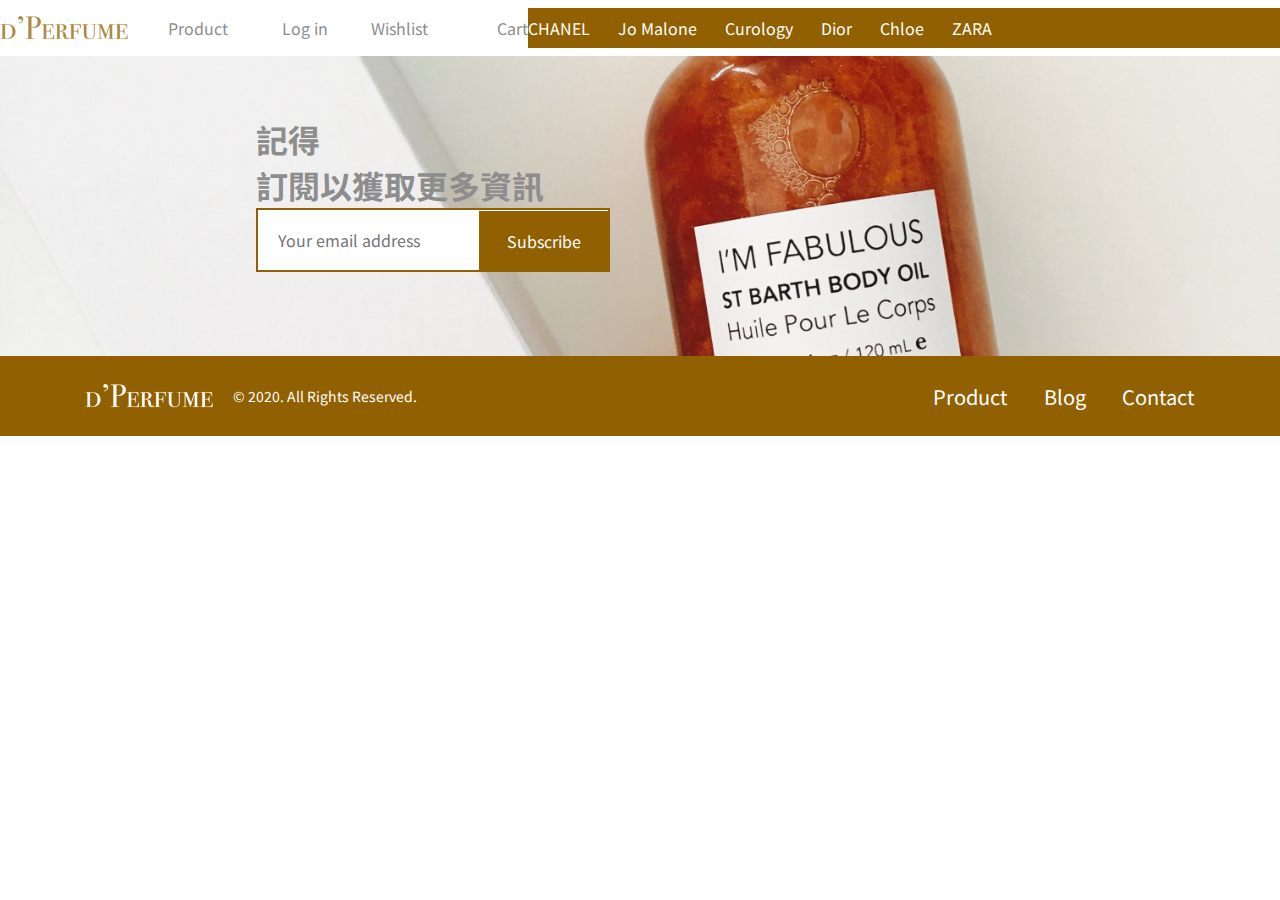
<file: prototype.html>
<!DOCTYPE html>
<html lang="en">

<head>
  <meta charset="UTF-8">
  <meta
    http-equiv="X-UA-Compatible"
    content="IE=edge"
  >
  <meta
    name="viewport"
    content="width=device-width, initial-scale=1.0"
  >
  <link
    rel='stylesheet'
    href='https://cdnjs.cloudflare.com/ajax/libs/font-awesome/5.9.0/css/all.css'
    integrity='sha512-vZWT27aGmde93huNyIV/K7YsydxaafHLynlJa/4aPy28/R1a/IxewUH4MWo7As5I33hpQ7JS24kwqy/ciIFgvg=='
    crossorigin='anonymous'
  />
  <link
    href="https://fonts.googleapis.com/css2?family=Noto+Sans+TC:wght@300&display=swap"
    rel="stylesheet"
  >
  <link
    rel="stylesheet"
    href="./scss/style.css"
  >
  <title>prototype</title>
</head>

<body>

  <nav class="mobile-nav">
    <img
      src="./img/d’Perfume@2x.png"
      alt=""
    >
    <i class="fas fa-shopping-cart"></i>
    <label for="switchMenu">
      <i class="fas fa-bars"></i>
    </label>

  </nav>
  <div class="desktop-nav"><img
      src="./img/d’Perfume@2x.png"
      alt=""
    >
    <ul>
      <li> <a href=""><i class="fas fa-store-alt"></i>Product</a></li>
      <li><a href=""><i class="fas fa-user"></i></i>Log in</a></li>
      <li><a href=""><i class="fas fa-heart"></i></i>Wishlist</a></li>
      <li><a href=""><i class="fas fa-shopping-cart"></i>Cart</a></li>
    </ul>
    <div class="banner">
      <div class="brand">
        <span><a href=""> CHANEL</a></span>
        <span><a href=""> Jo Malone</a></span>
        <span><a href=""> Curology</a></span>
        <span><a href=""> Dior</a></span>
        <span><a href=""> Chloe</a></span>
        <span><a href=""> ZARA</a></span>
      </div>
    </div>
  </div>
  <input
    type="checkbox"
    id="switchMenu"
  >
  <ul class="insideMenu">
    <li><a href="">Product</a> </li>
    <li><a href="">Whishlist</a> </li>
    <li><a href="">Blog</a> </li>
    <li><a href="">Contact</a> </li>
    <li><a href="">Log in</a> </li>
  </ul>

  <div class="container">

  </div>


  <footer class="mobile-footer">
    <div class="subscribe">
      <img
        src="./img/index10.jpg"
        alt=""
      >
      <div class="subscribeText">
        <p>記得<br>訂閱以獲取更多資訊</p>
        <input
          type="text"
          placeholder="Your email address"
        >
        <span>Subscribe</span>
      </div>
    </div>
    <div class="mobile-copyRight">
      <img
        src="./img/d’Perfumewhite@2x.png"
        alt=""
      >
      <span>© 2021. All Rights Reserved.</span>
    </div>






  </footer>
  <footer class="desktop-footer">
    <div class="subscribe">
      <img
        src="./img/index10.jpg"
        alt=""
      >
      <div class="subscribeText">
        <p>記得<br>訂閱以獲取更多資訊</p>
        <input
          type="text"
          placeholder="Your email address"
        >
        <a href="">Subscribe</a>
      </div>
    </div>


    <div class="desktop-copyright">
      <div class="copyright-container">
        <div class="copyright-left">
          <img
            src="./img/d’Perfumewhite@2x.png"
            alt=""
          >
          <span>© 2020. All Rights Reserved.</span>
        </div>
        <div class="copyright-right">
          <ul>
            <li><a href="">Product</a></li>
            <li><a href="">Blog</a></li>
            <li><a href="">Contact</a></li>
          </ul>
        </div>

      </div>
    </div>
  </footer>
</body>

</html>
</file>
<file: scss/style.css>
@media (max-width: 768px) {
  * {
    margin: 0;
    padding: 0;
    list-style: none;
    font-family: 'Noto Sans TC', sans-serif;
  }
  * a {
    text-decoration: none;
  }
  .sold-out {
    display: none;
  }
  .desktop-nav {
    display: none;
  }
  .more {
    font-weight: bold;
    font-size: 16px;
    cursor: pointer;
  }
  .more a {
    color: #ac8a46;
  }
  .mobile-nav {
    z-index: 10;
    display: -webkit-box;
    display: -ms-flexbox;
    display: flex;
    -webkit-box-pack: justify;
        -ms-flex-pack: justify;
            justify-content: space-between;
    padding: 0 20px;
    -webkit-box-sizing: border-box;
            box-sizing: border-box;
    -webkit-box-align: center;
        -ms-flex-align: center;
            align-items: center;
    height: 56px;
    -ms-flex-wrap: wrap;
        flex-wrap: wrap;
    position: fixed;
    background: #ffffff;
    width: 100%;
  }
  .mobile-nav img {
    width: 128px;
    height: 38px;
  }
  .mobile-nav .fas {
    color: #8d8d8d;
  }
  .mobile-nav .fa-shopping-cart {
    font-size: 16px;
    margin-right: 20px;
  }
  .mobile-nav .fa-bars {
    font-size: 26px;
  }
  .desktop-footer {
    display: none;
  }
  #switchMenu {
    position: absolute;
    opacity: 0;
  }
  #switchMenu:checked + .insideMenu {
    -webkit-transform: translateY(0%);
            transform: translateY(0%);
  }
  .insideMenu {
    z-index: 1;
    top: 56px;
    display: block;
    height: 100%;
    position: fixed;
    -webkit-transform: translateY(-100%);
            transform: translateY(-100%);
    -webkit-transition: 0.3s;
    transition: 0.3s;
    width: 100%;
  }
  .insideMenu li {
    width: 100%;
    background: #707070;
    text-align: center;
    height: 56px;
    line-height: 56px;
    border-bottom: 1px solid #ffffff;
  }
  .insideMenu li a {
    text-decoration: none;
    color: #ffffff;
  }
  .main-pic {
    position: relative;
    top: 40px;
    width: 100%;
    height: auto;
  }
  .main-pic img {
    width: 100%;
    height: 480px;
    -o-object-fit: cover;
       object-fit: cover;
    -o-object-position: 15% 50%;
       object-position: 15% 50%;
  }
  .main-pic .main-text {
    position: absolute;
    top: 25%;
    color: #ffffff;
    padding: 0 15px;
  }
  .main-pic .main-text h1 {
    font-size: 32px;
    font-weight: bold;
  }
  .main-pic .main-text p {
    font-size: 20px;
    margin-bottom: 16px;
  }
  .main-pic .main-text button {
    width: 345px;
    border: 1px #fff solid;
    background: rgba(0, 0, 0, 0);
    font-size: 28px;
    border-radius: 30px;
    font-weight: bold;
    padding-top: 2px;
    padding-bottom: 8px;
  }
  .main-pic .main-text button a {
    text-decoration: none;
    color: #fff;
  }
  .container {
    width: 100%;
    height: auto;
  }
  .container .memberCenter {
    color: #848484;
    width: 345px;
    margin: 0 auto;
    position: relative;
    top: 64px;
    font-size: 16px;
  }
  .container .memberCenter input {
    border-radius: 4px;
  }
  .container .memberCenter select {
    border-radius: 4px;
    border: 1px solid #ced4da;
  }
  .container .memberCenter .sidebar h1 {
    display: none;
  }
  .container .memberCenter .sidebar ul {
    display: -webkit-box;
    display: -ms-flexbox;
    display: flex;
    -webkit-box-pack: justify;
        -ms-flex-pack: justify;
            justify-content: space-between;
  }
  .container .memberCenter .sidebar ul li:first-child {
    border-bottom: 2px solid #916000;
  }
  .container .memberCenter .mobile-memberShow {
    display: -webkit-box;
    display: -ms-flexbox;
    display: flex;
    -ms-flex-wrap: wrap;
        flex-wrap: wrap;
    -webkit-box-orient: vertical;
    -webkit-box-direction: reverse;
        -ms-flex-direction: column-reverse;
            flex-direction: column-reverse;
  }
  .container .memberCenter .mobile-memberShow ::-webkit-input-placeholder {
    color: #818a91;
  }
  .container .memberCenter .mobile-memberShow :-ms-input-placeholder {
    color: #818a91;
  }
  .container .memberCenter .mobile-memberShow ::-ms-input-placeholder {
    color: #818a91;
  }
  .container .memberCenter .mobile-memberShow ::placeholder {
    color: #818a91;
  }
  .container .memberCenter .mobile-memberShow .memberPD {
    color: #818a91;
    height: 420px;
  }
  .container .memberCenter .mobile-memberShow .memberPD h2 {
    color: #000;
    font-size: 16px;
    border-bottom: #818a91 1px solid;
    padding-bottom: 8px;
    margin-bottom: 16px;
  }
  .container .memberCenter .mobile-memberShow .memberPD span {
    display: block;
    width: 165px;
    height: 38px;
    background: #916000;
    border-radius: 4px;
    text-align: center;
    line-height: 38px;
    color: #fff;
    margin-left: 86px;
  }
  .container .memberCenter .mobile-memberShow .memberPD li {
    width: 345px;
    display: -webkit-box;
    display: -ms-flexbox;
    display: flex;
    height: 40px;
    -webkit-box-pack: justify;
        -ms-flex-pack: justify;
            justify-content: space-between;
    margin-bottom: 36px;
  }
  .container .memberCenter .mobile-memberShow .memberPD li input {
    width: 207px;
    height: 38px;
    border: 1px solid #ced4da;
    padding-left: 10px;
    margin-right: 33px;
  }
  .container .memberCenter .mobile-memberShow .memberInfo h2 {
    color: #000;
    font-size: 16px;
    border-bottom: #818a91 1px solid;
    padding-bottom: 8px;
    margin-bottom: 16px;
  }
  .container .memberCenter .mobile-memberShow .memberInfo ul .memberAddr {
    display: -webkit-box;
    display: -ms-flexbox;
    display: flex;
  }
  .container .memberCenter .mobile-memberShow .memberInfo ul .memberAddr .memAddrInfo {
    display: -webkit-box;
    display: -ms-flexbox;
    display: flex;
    width: 255px;
    -ms-flex-wrap: wrap;
        flex-wrap: wrap;
  }
  .container .memberCenter .mobile-memberShow .memberInfo ul .memberAddr .memAddrInfo .confirmMod {
    display: block;
    width: 165px;
    height: 38px;
    background: #916000;
    border-radius: 4px;
    text-align: center;
    line-height: 38px;
    color: #fff;
    margin-left: 30px;
  }
  .container .memberCenter .mobile-memberShow .memberInfo ul .memberAddr .memAddrInfo input[type='checkbox'] {
    width: 16px;
    height: 16px;
    border: 1px solid #818a91;
    margin-right: 4px;
  }
  .container .memberCenter .mobile-memberShow .memberInfo ul .memberAddr .memAddrInfo select {
    display: block;
    padding-left: 10px;
    width: 80px;
    height: 40px;
    margin-bottom: 8px;
    border: #ced4da 1px solid;
    color: #818a91;
  }
  .container .memberCenter .mobile-memberShow .memberInfo ul .memberAddr .memAddrInfo select:first-child {
    width: 170px;
  }
  .container .memberCenter .mobile-memberShow .memberInfo ul .memberAddr .memAddrInfo select:nth-child(3) {
    margin-left: 10px;
  }
  .container .memberCenter .mobile-memberShow .memberInfo ul .memberAddr span {
    margin: 0;
    display: inline-block;
    height: 30px;
    display: -webkit-box;
    display: -ms-flexbox;
    display: flex;
    -webkit-box-align: center;
        -ms-flex-align: center;
            align-items: center;
    color: #818a91;
  }
  .container .memberCenter .mobile-memberShow .memberInfo ul .memberAddr span:last-child {
    margin-top: 16px;
  }
  .container .memberCenter .mobile-memberShow .memberInfo ul li {
    margin-bottom: 20px;
  }
  .container .memberCenter .mobile-memberShow .memberInfo ul li span {
    margin-left: 28px;
  }
  .container .memberCenter .mobile-memberShow .memberInfo ul li input {
    margin-left: 28px;
    height: 38px;
    width: 207px;
    padding-left: 10px;
    font-size: 16px;
    border: #ced4da 1px solid;
  }
  .container .memberCenter .mobile-memberShow .memberInfo ul li select {
    margin-left: 28px;
    height: 38px;
    padding-left: 8px;
    font-size: 16px;
    color: #818a91;
  }
  .container .memberCenter .mobile-memberShow .memberNumber ul {
    position: relative;
  }
  .container .memberCenter .mobile-memberShow .memberNumber ul li {
    width: 200px;
    display: -webkit-box;
    display: -ms-flexbox;
    display: flex;
    -webkit-box-pack: justify;
        -ms-flex-pack: justify;
            justify-content: space-between;
    margin-bottom: 16px;
  }
  .container .memberCenter .mobile-memberShow .memberNumber ul li span {
    width: 100px;
  }
  .container .memberCenter .mobile-memberShow .memberNumber ul .bonus {
    position: relative;
    top: -20px;
    color: #a5a5a5;
    font-size: 12px;
  }
  .container .memberCenter .mobile-memberShow .memberNumber .memberNumberInfo {
    margin-top: 40px;
    margin-bottom: 24px;
    display: -webkit-box;
    display: -ms-flexbox;
    display: flex;
    -webkit-box-align: center;
        -ms-flex-align: center;
            align-items: center;
    font-size: 16px;
  }
  .container .memberCenter .mobile-memberShow .memberNumber .memberNumberInfo .fa-user {
    font-size: 18px;
    margin-right: 5px;
  }
  .container .productCards {
    padding: 40px 15px;
  }
  .container .productCards ul li {
    display: -webkit-box;
    display: -ms-flexbox;
    display: flex;
    -webkit-box-orient: vertical;
    -webkit-box-direction: normal;
        -ms-flex-direction: column;
            flex-direction: column;
    -webkit-box-align: center;
        -ms-flex-align: center;
            align-items: center;
    margin-top: 32px;
    text-align: center;
  }
  .container .productCards ul li img {
    width: 345px;
    height: 350px;
    -o-object-fit: cover;
       object-fit: cover;
    -o-object-position: 20% 10%;
       object-position: 20% 10%;
  }
  .container .productCards ul li h2 {
    font-size: 32px;
    font-weight: bolder;
  }
  .container .productCards ul li p {
    font-size: 20px;
  }
  .container .productCards ul li span {
    font-weight: bold;
    font-size: 16px;
    cursor: pointer;
  }
  .container .productCards ul li span a {
    color: #ac8a46;
  }
  .container .productDetail {
    margin-top: 32px;
    position: relative;
    display: -webkit-box;
    display: -ms-flexbox;
    display: flex;
    -webkit-box-orient: vertical;
    -webkit-box-direction: normal;
        -ms-flex-direction: column;
            flex-direction: column;
    -webkit-box-align: center;
        -ms-flex-align: center;
            align-items: center;
    margin-top: 32px;
    text-align: center;
  }
  .container .productDetail img {
    width: 345px;
    height: 680px;
    -o-object-fit: cover;
       object-fit: cover;
  }
  .container .productDetail ul li {
    margin: 0;
  }
  .container .productDetail ul li h3 {
    font-size: 24px;
  }
  .container .productDetail ul li p {
    font-size: 16px;
    margin-bottom: 16px;
  }
  .container .productDetail button {
    display: inline-block;
    width: 100%;
    height: 60px;
    outline: none;
    background: rgba(0, 0, 0, 0);
    border-radius: 30px;
    font-size: 20px;
    font-weight: bold;
  }
  .container .productDetail button a {
    color: #000;
  }
  .container .prouct-list-more {
    position: relative;
    top: 56px;
    margin-bottom: 46px;
  }
  .container .prouct-list-more ul {
    display: -webkit-box;
    display: -ms-flexbox;
    display: flex;
    -ms-flex-wrap: wrap;
        flex-wrap: wrap;
  }
  .container .prouct-list-more ul li {
    width: 165px;
    margin: 15px 7.5px;
  }
  .container .prouct-list-more ul li img {
    width: 165px;
    height: 165px;
    -o-object-fit: cover;
       object-fit: cover;
  }
  .container .prouct-list-more ul li .product-sale {
    text-decoration: line-through;
    color: #8d8d8d;
    margin-left: 8px;
  }
  .container .prouct-list-more ul li i {
    margin-top: 3px;
    font-size: 18px;
    color: #916019;
  }
  .container .prouct-list-more ul li i a {
    color: #916019;
  }
  .container .pages {
    margin-top: 20px;
    margin-bottom: 100px;
    width: 100%;
    display: -webkit-box;
    display: -ms-flexbox;
    display: flex;
    -webkit-box-pack: center;
        -ms-flex-pack: center;
            justify-content: center;
    -webkit-box-align: center;
        -ms-flex-align: center;
            align-items: center;
    text-align: center;
  }
  .container .pages span {
    margin: 0 10px;
    font-size: 20px;
    display: inline-block;
    width: 20px;
    height: 30px;
    font-weight: bold;
  }
  .container .pages span:first-child {
    color: #ac8a46;
    border-bottom: 2px solid #ac8a46;
  }
  .container .product-info {
    padding: 0 15px;
  }
  .container .product-info img {
    width: 345px;
    height: 220px;
    -o-object-fit: cover;
       object-fit: cover;
    margin-bottom: 28px;
  }
  .container .product-info h1 {
    font-size: 32px;
    font-weight: bold;
  }
  .container .product-info p {
    font-size: 20px;
    margin-bottom: 32px;
  }
  .container .product-info span {
    font-size: 20px;
    display: block;
    margin-bottom: 12px;
  }
  .container .product-info .fa-heart {
    color: #916019;
  }
  .container .product-info .add-fav {
    display: inline-block;
    font-size: 16px;
  }
  .container .product-info .purchase-notice {
    margin-top: 40px;
  }
  .container .product-info .purchase-notice h2 {
    font-size: 16px;
    font-weight: bold;
    margin-bottom: 8px;
  }
  .container .product-info .purchase-notice p {
    font-size: 16px;
  }
  .container .product-info .product-img img {
    width: 345px;
    height: 640px;
    -o-object-fit: cover;
       object-fit: cover;
    margin-bottom: 16px;
  }
  .container .product-info .input-number {
    position: relative;
    display: -webkit-box;
    display: -ms-flexbox;
    display: flex;
  }
  .container .product-info .input-number input {
    width: 141px;
    height: 48px;
    padding-left: 16px;
    border: 1px #916000 solid;
    border-radius: 4px 0px 0px 4px;
    font-size: 20px;
  }
  .container .product-info .input-number .fa-sort-up {
    position: absolute;
    top: 18px;
    left: 138px;
    font-size: 14px;
  }
  .container .product-info .input-number .fa-sort-down {
    position: absolute;
    top: 22px;
    left: 138px;
    font-size: 14px;
  }
  .container .product-info .input-number span {
    background: #916000;
    display: inline-block;
    width: 188px;
    height: 46px;
    text-align: center;
    line-height: 46px;
    border: 2px solid #916000;
    border-radius: 0 4px 4px 0;
  }
  .container .product-info .input-number span a {
    color: #fff;
  }
  .container .log-in {
    padding: 0 15px;
    margin: 0 auto;
    position: relative;
    top: 56px;
  }
  .container .log-in img {
    width: 345px;
    height: 220px;
    -o-object-fit: cover;
       object-fit: cover;
  }
  .container .log-in .log-info {
    padding: 28px 0;
    height: 450px;
  }
  .container .log-in .log-info h1 {
    font-weight: bold;
    font-size: 32px;
    margin-bottom: 12px;
  }
  .container .log-in .log-info span {
    display: block;
    font-size: 16px;
    margin-bottom: 4px;
  }
  .container .log-in .log-info input {
    width: 333px;
    height: 38px;
    padding-left: 12px;
    outline: none;
    font-size: 16px;
    border: 1px solid #818a91;
    border-radius: 4px;
    margin-bottom: 20px;
  }
  .container .log-in .log-info .log-in-buttons {
    color: #916000;
    margin-bottom: 113px;
    display: -webkit-box;
    display: -ms-flexbox;
    display: flex;
    -webkit-box-pack: justify;
        -ms-flex-pack: justify;
            justify-content: space-between;
    margin-top: 43px;
  }
  .container .log-in .log-info .log-in-buttons span {
    font-size: 24px;
  }
  .container .log-in .log-info .log-in-buttons span a {
    color: #916000;
    font-size: 16px;
  }
  .container .log-in .log-info .log-in-buttons .log-in-button {
    display: -webkit-box;
    display: -ms-flexbox;
    display: flex;
  }
  .container .log-in .log-info .log-in-buttons .log-in-button span {
    display: inline-block;
    width: 63px;
    height: 36px;
    border: 1px solid #916000;
    border-radius: 4px;
    display: -webkit-box;
    display: -ms-flexbox;
    display: flex;
    -webkit-box-align: center;
        -ms-flex-align: center;
            align-items: center;
    text-align: center;
    -webkit-box-pack: center;
        -ms-flex-pack: center;
            justify-content: center;
    margin-left: 8px;
  }
  .container .log-in .log-info .log-in-buttons .log-in-button span a {
    text-decoration: none;
    display: inline-block;
    color: #916000;
    font-size: 16px;
  }
  .container .log-in .log-info .log-in-buttons .log-in-button span:last-child {
    background: #916000;
  }
  .container .log-in .log-info .log-in-buttons .log-in-button span:last-child a {
    color: #fff;
  }
  .productList {
    background: #e0e0e0;
    width: 100%;
  }
  .productList ul {
    padding: 32px 16px 8px 16px;
  }
  .productList ul li {
    display: -webkit-box;
    display: -ms-flexbox;
    display: flex;
    -webkit-box-orient: vertical;
    -webkit-box-direction: normal;
        -ms-flex-direction: column;
            flex-direction: column;
    -webkit-box-align: center;
        -ms-flex-align: center;
            align-items: center;
    margin-bottom: 32px;
  }
  .productList ul li img {
    width: 344px;
    height: 350px;
    -o-object-fit: cover;
       object-fit: cover;
    -o-object-position: 50% 100%;
       object-position: 50% 100%;
  }
  .productList ul li h3 {
    margin-top: 8px;
    font-size: 24px;
    font-weight: bold;
  }
  .productList ul li span {
    font-size: 16px;
    margin-right: 6px;
  }
  .productList ul li .product-sale {
    color: #8d8d8d;
    text-decoration: line-through;
  }
  .recycleState {
    padding: 40px 15px;
    display: -webkit-box;
    display: -ms-flexbox;
    display: flex;
    -webkit-box-orient: vertical;
    -webkit-box-direction: normal;
        -ms-flex-direction: column;
            flex-direction: column;
    -webkit-box-align: center;
        -ms-flex-align: center;
            align-items: center;
    text-align: center;
  }
  .recycleState img {
    width: 345px;
    height: 520px;
    -o-object-fit: cover;
       object-fit: cover;
  }
  .recycleState h2 {
    font-size: 32px;
    font-weight: bold;
  }
  .recycleState p {
    font-size: 20px;
    margin-bottom: 8px;
  }
  .recycleState span {
    display: inline-block;
    font-size: 16px;
    margin-bottom: 8px;
  }
  footer .subscribe {
    position: relative;
    height: 600px;
  }
  footer .subscribe img {
    width: 100%;
    height: 600px;
    -o-object-fit: cover;
       object-fit: cover;
    -o-object-position: 2% 10%;
       object-position: 2% 10%;
  }
  footer .subscribe .subscribeText {
    position: absolute;
    top: 60%;
    height: 30px;
    color: #8d8d8d;
    padding: 0 15px;
    font-size: 32px;
    font-weight: bold;
  }
  footer .subscribe .subscribeText p {
    width: 320px;
  }
  footer .subscribe .subscribeText input {
    width: 330px;
    padding-left: 15px;
    height: 60px;
    font-size: 16px;
    border: #916000 2px solid;
  }
  footer .subscribe .subscribeText span {
    border: #916000 2px solid;
    display: inline-block;
    width: 129px;
    height: 60px;
    position: relative;
    bottom: 64px;
    right: 0;
    bottom: 0;
    background: #916000;
    color: #ffffff;
    line-height: 60px;
    font-size: 16px;
    text-align: center;
  }
  footer .mobile-copyRight {
    background: #916000;
    height: 80px;
    line-height: 80px;
    color: #fff;
    display: -webkit-box;
    display: -ms-flexbox;
    display: flex;
    -webkit-box-pack: center;
        -ms-flex-pack: center;
            justify-content: center;
    text-align: center;
    -webkit-box-align: center;
        -ms-flex-align: center;
            align-items: center;
  }
  footer .mobile-copyRight img {
    width: 128px;
    height: 38px;
    margin-right: 23px;
  }
}

@media (min-width: 768px) {
  * {
    margin: 0;
    padding: 0;
    list-style: none;
    font-family: 'Noto Sans TC', sans-serif;
  }
  * a {
    text-decoration: none;
    color: black;
  }
  .insideMenu {
    display: none;
  }
  #switchMenu {
    display: none;
  }
  .mobile-nav {
    display: none;
  }
  .more {
    font-weight: bold;
    font-size: 16px;
    cursor: pointer;
  }
  .more a {
    color: #ac8a46;
  }
  .desktop-nav {
    width: 100%;
    height: 56px;
    display: -webkit-box;
    display: -ms-flexbox;
    display: flex;
    -webkit-box-pack: space-evenly;
        -ms-flex-pack: space-evenly;
            justify-content: space-evenly;
    -webkit-box-align: center;
        -ms-flex-align: center;
            align-items: center;
  }
  .desktop-nav img {
    width: 128px;
    height: 38px;
  }
  .desktop-nav ul {
    text-align: right;
    display: -webkit-box;
    display: -ms-flexbox;
    display: flex;
    -webkit-box-align: center;
        -ms-flex-align: center;
            align-items: center;
  }
  .desktop-nav ul li {
    width: 100px;
  }
  .desktop-nav ul li a {
    color: #8d8d8d;
  }
  .desktop-nav ul li i {
    margin-right: 3px;
  }
  .desktop-nav .banner {
    width: 100%;
    background: #916000;
    display: block;
    height: 40px;
  }
  .desktop-nav .banner .brand {
    width: 1110px;
    margin: 0 auto;
    display: -webkit-box;
    display: -ms-flexbox;
    display: flex;
    -webkit-box-align: center;
        -ms-flex-align: center;
            align-items: center;
  }
  .desktop-nav .banner .brand span {
    height: 40px;
    line-height: 40px;
    margin-right: 28px;
    -webkit-transition: 0.2s;
    transition: 0.2s;
    font-size: 16px;
  }
  .desktop-nav .banner .brand span a {
    color: #fff;
  }
  .desktop-nav .banner .brand span:hover {
    font-weight: bold;
  }
  .main-pic img {
    width: 100%;
    height: 870px;
    -o-object-fit: cover;
       object-fit: cover;
  }
  .main-pic .main-text {
    position: absolute;
    color: #fff;
    top: 70%;
    right: 5%;
    width: 445px;
  }
  .main-pic .main-text h1 {
    font-size: 40px;
    font-weight: bold;
  }
  .main-pic .main-text p {
    font-size: 24px;
  }
  .main-pic .main-text button {
    margin-top: 16px;
    width: 350px;
    height: 60px;
    border-radius: 30px;
    background: rgba(0, 0, 0, 0);
    border: #fff solid 2px;
    -webkit-transition: 0.3s;
    transition: 0.3s;
  }
  .main-pic .main-text button a {
    color: #fff;
    font-size: 20px;
    font-weight: bold;
    -webkit-transition: 0.3s;
    transition: 0.3s;
  }
  .main-pic .main-text button:hover {
    background: rgba(255, 255, 255, 0.808);
    border: 0;
  }
  .main-pic .main-text button:hover a {
    color: #707070;
  }
  .container {
    margin: 0 auto;
  }
  .container .productCards {
    margin-top: 60px;
  }
  .container .productCards .pic-right {
    display: -webkit-box;
    display: -ms-flexbox;
    display: flex;
    -webkit-box-orient: horizontal;
    -webkit-box-direction: reverse;
        -ms-flex-direction: row-reverse;
            flex-direction: row-reverse;
    -webkit-box-pack: center;
        -ms-flex-pack: center;
            justify-content: center;
  }
  .container .productCards .pic-right .productCardsText {
    width: 555px;
    -webkit-box-sizing: border-box;
            box-sizing: border-box;
    padding: 110px;
  }
  .container .productCards .pic-right .productCardsText h2 {
    font-size: 32px;
    font-weight: bold;
  }
  .container .productCards .pic-right .productCardsText p {
    font-size: 20px;
    margin-bottom: 16px;
  }
  .container .productCards .pic-left {
    display: -webkit-box;
    display: -ms-flexbox;
    display: flex;
    -webkit-box-pack: center;
        -ms-flex-pack: center;
            justify-content: center;
  }
  .container .productCards .pic-left .productCardsText {
    width: 555px;
    -webkit-box-sizing: border-box;
            box-sizing: border-box;
    padding: 110px;
  }
  .container .productCards .pic-left .productCardsText h2 {
    font-size: 32px;
    font-weight: bold;
  }
  .container .productCards .pic-left .productCardsText p {
    font-size: 20px;
    margin-bottom: 16px;
  }
  .container .productCards img {
    width: 555px;
    height: 555px;
    -o-object-fit: cover;
       object-fit: cover;
    -o-object-position: 20% 10%;
       object-position: 20% 10%;
  }
  .container .productCards .productDetail {
    display: -webkit-box;
    display: -ms-flexbox;
    display: flex;
    -webkit-box-pack: center;
        -ms-flex-pack: center;
            justify-content: center;
  }
  .container .productCards .productDetail img {
    width: 555px;
    height: 1080px;
    -o-object-fit: cover;
       object-fit: cover;
    -o-object-position: 80% 10%;
       object-position: 80% 10%;
  }
  .container .productCards .productDetail .productDetailText {
    width: 555px;
    padding: 110px;
    -webkit-box-sizing: border-box;
            box-sizing: border-box;
  }
  .container .productCards .productDetail .productDetailText li {
    margin-bottom: 52px;
  }
  .container .productCards .productDetail button {
    border: 2px solid #000;
    cursor: pointer;
    width: 350px;
    height: 60px;
    border-radius: 30px;
    background: rgba(0, 0, 0, 0);
    -webkit-transition: 0.3s;
    transition: 0.3s;
  }
  .container .productCards .productDetail button a {
    font-size: 20px;
    font-weight: bold;
    -webkit-transition: 0.3s;
    transition: 0.3s;
  }
  .container .productCards .productDetail button:hover {
    background: #916000;
    border: #fff;
  }
  .container .productCards .productDetail button:hover a {
    color: #fff;
  }
  .container .prouct-list-more {
    width: 1140px;
    margin: 0 auto;
    margin-top: 100px;
  }
  .container .prouct-list-more .product-sale {
    text-decoration: line-through;
    color: #8d8d8d;
    margin-left: 8px;
  }
  .container .prouct-list-more ul {
    display: -webkit-box;
    display: -ms-flexbox;
    display: flex;
    -ms-flex-wrap: wrap;
        flex-wrap: wrap;
  }
  .container .prouct-list-more ul li {
    width: 255px;
    padding: 0 15px;
    margin-bottom: 60px;
  }
  .container .prouct-list-more ul li img {
    width: 255px;
    height: 255px;
    -o-object-fit: cover;
       object-fit: cover;
  }
  .container .prouct-list-more ul li i {
    color: #916019;
  }
  .container .pages {
    display: -webkit-box;
    display: -ms-flexbox;
    display: flex;
    text-align: center;
    -webkit-box-align: center;
        -ms-flex-align: center;
            align-items: center;
    -webkit-box-pack: center;
        -ms-flex-pack: center;
            justify-content: center;
    margin-bottom: 60px;
  }
  .container .pages span {
    margin: 0 15px;
    font-size: 20px;
  }
  .container .pages span:first-child a {
    color: #916019;
    border-bottom: 1px solid #916019;
  }
  .container .product-info {
    width: 1110px;
    height: 1750px;
    display: -webkit-box;
    display: -ms-flexbox;
    display: flex;
    -ms-flex-wrap: wrap;
        flex-wrap: wrap;
    -webkit-box-pack: center;
        -ms-flex-pack: center;
            justify-content: center;
    position: relative;
    top: 80px;
    margin: 0 auto;
  }
  .container .product-info .product-img {
    position: relative;
    top: -330px;
  }
  .container .product-info .product-img img {
    width: 350px;
    height: 640px;
    -o-object-fit: cover;
       object-fit: cover;
  }
  .container .product-info .product-img img:nth-child(3) {
    width: 733px;
    height: 460px;
    margin-top: 30px;
  }
  .container .product-info img {
    width: 730px;
    height: 460px;
    margin-right: 30px;
  }
  .container .product-info .product-info-text {
    width: 350px;
  }
  .container .product-info .product-info-text h1 {
    font-size: 32px;
    font-weight: bold;
  }
  .container .product-info .product-info-text p {
    font-size: 20px;
    margin-bottom: 32px;
  }
  .container .product-info .product-info-text span {
    font-size: 20px;
    display: block;
    margin-bottom: 12px;
  }
  .container .product-info .product-info-text .fa-heart {
    color: #916019;
  }
  .container .product-info .product-info-text .add-fav {
    display: inline-block;
    font-size: 16px;
  }
  .container .product-info .product-info-text .input-number {
    position: relative;
    display: -webkit-box;
    display: -ms-flexbox;
    display: flex;
  }
  .container .product-info .product-info-text .input-number input {
    width: 141px;
    height: 48px;
    padding-left: 16px;
    border: 1px #916000 solid;
    border-radius: 4px 0px 0px 4px;
    font-size: 20px;
    -moz-appearance: textfield;
    outline: none;
  }
  .container .product-info .product-info-text .input-number input[type='number']::-webkit-inner-spin-button,
  .container .product-info .product-info-text .input-number input[type='number']::-webkit-outer-spin-button {
    -webkit-appearance: none;
    margin: 0;
  }
  .container .product-info .product-info-text .input-number .fa-sort-up {
    position: absolute;
    top: 16px;
    left: 138px;
    font-size: 14px;
    cursor: pointer;
  }
  .container .product-info .product-info-text .input-number .fa-sort-down {
    position: absolute;
    top: 24px;
    left: 138px;
    font-size: 14px;
    cursor: pointer;
  }
  .container .product-info .product-info-text .input-number span {
    background: #916000;
    display: inline-block;
    width: 188px;
    height: 46px;
    text-align: center;
    line-height: 46px;
    border: 2px solid #916000;
    border-radius: 0 4px 4px 0;
  }
  .container .product-info .product-info-text .input-number span a {
    color: #fff;
  }
  .container .log-in {
    position: relative;
    top: 56px;
    display: -webkit-box;
    display: -ms-flexbox;
    display: flex;
    margin: 0 auto;
    margin-top: 40px;
    width: 1110px;
    margin-bottom: 120px;
  }
  .container .log-in img {
    width: 730px;
    height: 730px;
    -o-object-fit: cover;
       object-fit: cover;
    margin-right: 30px;
  }
  .container .log-in .log-info {
    display: -webkit-box;
    display: -ms-flexbox;
    display: flex;
    -ms-flex-wrap: wrap;
        flex-wrap: wrap;
    -webkit-box-orient: vertical;
    -webkit-box-direction: normal;
        -ms-flex-direction: column;
            flex-direction: column;
    -webkit-box-pack: center;
        -ms-flex-pack: center;
            justify-content: center;
    -webkit-box-align: center;
        -ms-flex-align: center;
            align-items: center;
  }
  .container .log-in .log-info h1 {
    font-size: 32px;
    width: 100%;
    margin-bottom: 12px;
  }
  .container .log-in .log-info span {
    width: 100%;
    margin-bottom: 4px;
  }
  .container .log-in .log-info input {
    width: 338px;
    height: 38px;
    padding-left: 12px;
    margin-bottom: 20px;
  }
  .container .log-in .log-info .log-in-buttons {
    width: 100%;
    display: -webkit-box;
    display: -ms-flexbox;
    display: flex;
    -webkit-box-pack: justify;
        -ms-flex-pack: justify;
            justify-content: space-between;
    height: 38px;
    line-height: 38px;
  }
  .container .log-in .log-info .log-in-buttons a {
    font-weight: bold;
    color: #916000;
  }
  .container .log-in .log-info .log-in-buttons .log-in-button {
    display: -webkit-box;
    display: -ms-flexbox;
    display: flex;
  }
  .container .log-in .log-info .log-in-buttons .log-in-button span {
    display: inline-block;
    width: 63px;
    height: 36px;
    border: 1px #916000 solid;
    border-radius: 4px;
    display: -webkit-box;
    display: -ms-flexbox;
    display: flex;
    -webkit-box-align: center;
        -ms-flex-align: center;
            align-items: center;
    -webkit-box-pack: center;
        -ms-flex-pack: center;
            justify-content: center;
    margin-left: 8px;
    cursor: pointer;
  }
  .container .log-in .log-info .log-in-buttons .log-in-button span a {
    color: #916000;
  }
  .container .log-in .log-info .log-in-buttons .log-in-button span:last-child {
    background: #916000;
  }
  .container .log-in .log-info .log-in-buttons .log-in-button span:last-child a {
    color: #fff;
  }
  .container .memberCenter {
    position: relative;
    top: 56px;
    width: 1110px;
    -webkit-box-sizing: content-box;
            box-sizing: content-box;
    height: auto;
    margin: 0 auto;
    display: -webkit-box;
    display: -ms-flexbox;
    display: flex;
    -webkit-box-pack: left;
        -ms-flex-pack: left;
            justify-content: left;
  }
  .container .memberCenter .sidebar {
    color: #848484;
    font-weight: bold;
  }
  .container .memberCenter .sidebar h1 {
    font-size: 20px;
    margin-bottom: 28px;
  }
  .container .memberCenter .sidebar ul li {
    cursor: pointer;
    font-size: 16px;
    margin-bottom: 24px;
  }
  .container .memberCenter .sidebar ul li:first-child {
    border-bottom: 2px solid #916000;
  }
  .container .memberCenter .order {
    display: none;
  }
  .container .memberCenter .returnApply {
    display: none;
  }
  .container .memberCenter .mobile-memberShow {
    display: -webkit-box;
    display: -ms-flexbox;
    display: flex;
  }
  .container .memberCenter .mobile-memberShow .member {
    max-width: 635px;
    margin-right: 130px;
    margin-left: 130px;
  }
  .container .memberCenter .mobile-memberShow .member .memberPD {
    color: #818a91;
    font-size: 16px;
    margin-bottom: 120px;
  }
  .container .memberCenter .mobile-memberShow .member .memberPD span {
    margin-top: 16px;
    cursor: pointer;
    display: block;
    width: 160px;
    height: 38px;
    background: #916000;
    border-radius: 4px;
    text-align: center;
    line-height: 38px;
    color: #fff;
    margin-left: 95px;
  }
  .container .memberCenter .mobile-memberShow .member .memberPD ul li {
    margin: 20px 0px;
    padding: 0;
  }
  .container .memberCenter .mobile-memberShow .member .memberPD ul li span {
    margin-left: 30px;
  }
  .container .memberCenter .mobile-memberShow .member .memberPD ul li input {
    margin-left: 47px;
    height: 38px;
    width: 340px;
    padding-left: 10px;
    border: 1px solid #ced4da;
    border-radius: 4px;
  }
  .container .memberCenter .mobile-memberShow .member .memberPD ul li:last-child input {
    margin-left: 31px;
  }
  .container .memberCenter .mobile-memberShow .member .memberPD h2 {
    font-size: 16px;
    border-bottom: solid 1px #818a91;
    padding-bottom: 8px;
    color: #000;
  }
  .container .memberCenter .mobile-memberShow .member .memberInfo {
    color: #818a91;
    font-size: 16px;
  }
  .container .memberCenter .mobile-memberShow .member .memberInfo h2 {
    font-size: 16px;
    border-bottom: solid 1px #818a91;
    padding-bottom: 8px;
    color: #000;
  }
  .container .memberCenter .mobile-memberShow .member .memberInfo ul li {
    margin: 16px 0px;
    padding: 0;
  }
  .container .memberCenter .mobile-memberShow .member .memberInfo ul li select {
    margin-left: 30px;
    border: 1px solid #ced4da;
    border-radius: 4px;
    padding-left: 10px;
    width: 62px;
    height: 36px;
    color: #818a91;
  }
  .container .memberCenter .mobile-memberShow .member .memberInfo ul li span {
    margin-left: 30px;
  }
  .container .memberCenter .mobile-memberShow .member .memberInfo ul li input {
    margin-left: 30px;
    height: 38px;
    width: 340px;
    padding-left: 10px;
    border: 1px solid #ced4da;
    border-radius: 4px;
  }
  .container .memberCenter .mobile-memberShow .member .memberInfo ul li input[type='checkbox'] {
    display: inline-block;
    width: 15px;
    height: 15px;
  }
  .container .memberCenter .mobile-memberShow .member .memberInfo ul li .memAddrInfo select {
    margin-left: 30px;
    display: block;
    padding-left: 10px;
    width: 150px;
    height: 38px;
    margin-bottom: 8px;
  }
  .container .memberCenter .mobile-memberShow .member .memberInfo ul .memberAddr {
    display: -webkit-box;
    display: -ms-flexbox;
    display: flex;
    margin-bottom: 20px;
  }
  .container .memberCenter .mobile-memberShow .member .memberInfo ul .memberAddr span {
    margin: 0;
  }
  .container .memberCenter .mobile-memberShow .member .memberInfo ul .memberAddr .confirmMod {
    cursor: pointer;
    display: block;
    width: 160px;
    height: 38px;
    background: #916000;
    border-radius: 4px;
    text-align: center;
    line-height: 38px;
    color: #fff;
    margin-left: 30px;
  }
  .container .memberCenter .mobile-memberShow .member .memberInfo ul .memberAddr span:last-child {
    display: block;
    margin-top: 12px;
  }
  .container .memberCenter .mobile-memberShow .member .memberInfo ul .memberAddr span:last-child input {
    margin-right: 8px;
  }
  .container .memberCenter .mobile-memberShow .member .memberInfo ul .memberAddr select {
    margin-bottom: 16px;
  }
  .container .memberCenter .memberNumber {
    color: #818a91;
  }
  .container .memberCenter .memberNumber .memberNumberInfo {
    font-size: 20px;
    display: -webkit-box;
    display: -ms-flexbox;
    display: flex;
    -webkit-box-align: center;
        -ms-flex-align: center;
            align-items: center;
    margin-bottom: 25px;
  }
  .container .memberCenter .memberNumber .memberNumberInfo .fa-user {
    color: #000;
    font-size: 20px;
    margin-right: 5px;
  }
  .container .memberCenter .memberNumber ul {
    position: relative;
  }
  .container .memberCenter .memberNumber ul .bonus {
    position: relative;
    top: -20px;
    color: #a5a5a5;
    font-size: 14px;
  }
  .container .memberCenter .memberNumber ul li {
    width: 200px;
    margin-bottom: 16px;
    display: -webkit-box;
    display: -ms-flexbox;
    display: flex;
    -webkit-box-pack: justify;
        -ms-flex-pack: justify;
            justify-content: space-between;
  }
  .container .memberCenter .memberNumber ul li span {
    display: inline;
    width: 100px;
    text-align: left;
  }
  .productList {
    width: 100%;
    padding: 40px 0;
    background: #e0e0e0;
    margin-top: 60px;
  }
  .productList ul {
    display: -webkit-box;
    display: -ms-flexbox;
    display: flex;
    -webkit-box-pack: center;
        -ms-flex-pack: center;
            justify-content: center;
  }
  .productList ul li {
    position: relative;
    margin: 0 15px;
  }
  .productList ul li img {
    width: 350px;
    height: 540px;
    -webkit-transition: 0.3s;
    transition: 0.3s;
  }
  .productList ul li h3 {
    font-size: 24px;
    font-weight: bold;
  }
  .productList ul li .productPrice {
    margin-top: 16px;
  }
  .productList ul li .productPrice span {
    margin-right: 8px;
  }
  .productList ul li .productPrice .product-sale {
    text-decoration: line-through;
  }
  .productList ul li .sold-out {
    position: absolute;
    top: 0;
    z-index: -1;
    color: #fff;
    display: inline-block;
    width: 350px;
    top: 40%;
    text-align: center;
    font-size: 24px;
    font-weight: bold;
  }
  .productList ul .sold-out-product:hover .sold-out {
    z-index: 2;
  }
  .productList ul .sold-out-product:hover img {
    -webkit-filter: brightness(0.7);
  }
  .recycleState {
    display: -webkit-box;
    display: -ms-flexbox;
    display: flex;
    -webkit-box-pack: center;
        -ms-flex-pack: center;
            justify-content: center;
    padding: 60px 0;
  }
  .recycleState img {
    width: 730px;
    height: 520px;
  }
  .recycleState .recycleStateText {
    width: 350px;
    padding: 82px 30px;
  }
  .recycleState .recycleStateText h2 {
    font-size: 32px;
    font-weight: bold;
  }
  .recycleState .recycleStateText p {
    font-size: 20px;
    margin-bottom: 16px;
  }
  .recycleState .recycleStateText span {
    display: block;
    font-size: 16px;
    margin-bottom: 16px;
  }
  .mobile-footer {
    display: none;
  }
  .desktop-footer .subscribe {
    position: relative;
    height: 300px;
  }
  .desktop-footer .subscribe img {
    width: 100%;
    height: 300px;
    -o-object-fit: cover;
       object-fit: cover;
  }
  .desktop-footer .subscribe .subscribeText {
    position: absolute;
    top: 20%;
    left: 20%;
  }
  .desktop-footer .subscribe .subscribeText p {
    color: #8d8d8d;
    font-size: 32px;
    font-weight: bold;
  }
  .desktop-footer .subscribe .subscribeText input {
    height: 60px;
    width: 330px;
    padding-left: 20px;
    font-size: 16px;
    border: 2px solid #916000;
  }
  .desktop-footer .subscribe .subscribeText a {
    position: absolute;
    display: inline-block;
    width: 130px;
    height: 61px;
    background: #916000;
    text-align: center;
    line-height: 60px;
    right: 1px;
    top: 95px;
    color: #fff;
    font-size: 16px;
  }
  .desktop-footer .mobile-copyRight {
    display: none;
  }
  .desktop-footer .desktop-copyright {
    width: 100%;
    height: 80px;
    background: #916000;
    display: -webkit-box;
    display: -ms-flexbox;
    display: flex;
  }
  .desktop-footer .desktop-copyright .copyright-container {
    margin: auto;
    width: 1110px;
    display: -webkit-box;
    display: -ms-flexbox;
    display: flex;
    -webkit-box-align: center;
        -ms-flex-align: center;
            align-items: center;
    -webkit-box-pack: justify;
        -ms-flex-pack: justify;
            justify-content: space-between;
  }
  .desktop-footer .desktop-copyright .copyright-container .copyright-left {
    color: #fff;
    -webkit-box-align: center;
        -ms-flex-align: center;
            align-items: center;
    display: -webkit-box;
    display: -ms-flexbox;
    display: flex;
  }
  .desktop-footer .desktop-copyright .copyright-container .copyright-left img {
    width: 128px;
    height: 38px;
    margin-right: 20px;
  }
  .desktop-footer .desktop-copyright .copyright-container .copyright-left span {
    font-size: 14px;
  }
  .desktop-footer .desktop-copyright .copyright-container .copyright-right ul {
    display: -webkit-box;
    display: -ms-flexbox;
    display: flex;
  }
  .desktop-footer .desktop-copyright .copyright-container .copyright-right ul li {
    margin-left: 36px;
  }
  .desktop-footer .desktop-copyright .copyright-container .copyright-right ul li a {
    color: #fff;
    font-size: 20px;
  }
}
/*# sourceMappingURL=style.css.map */
</file>
